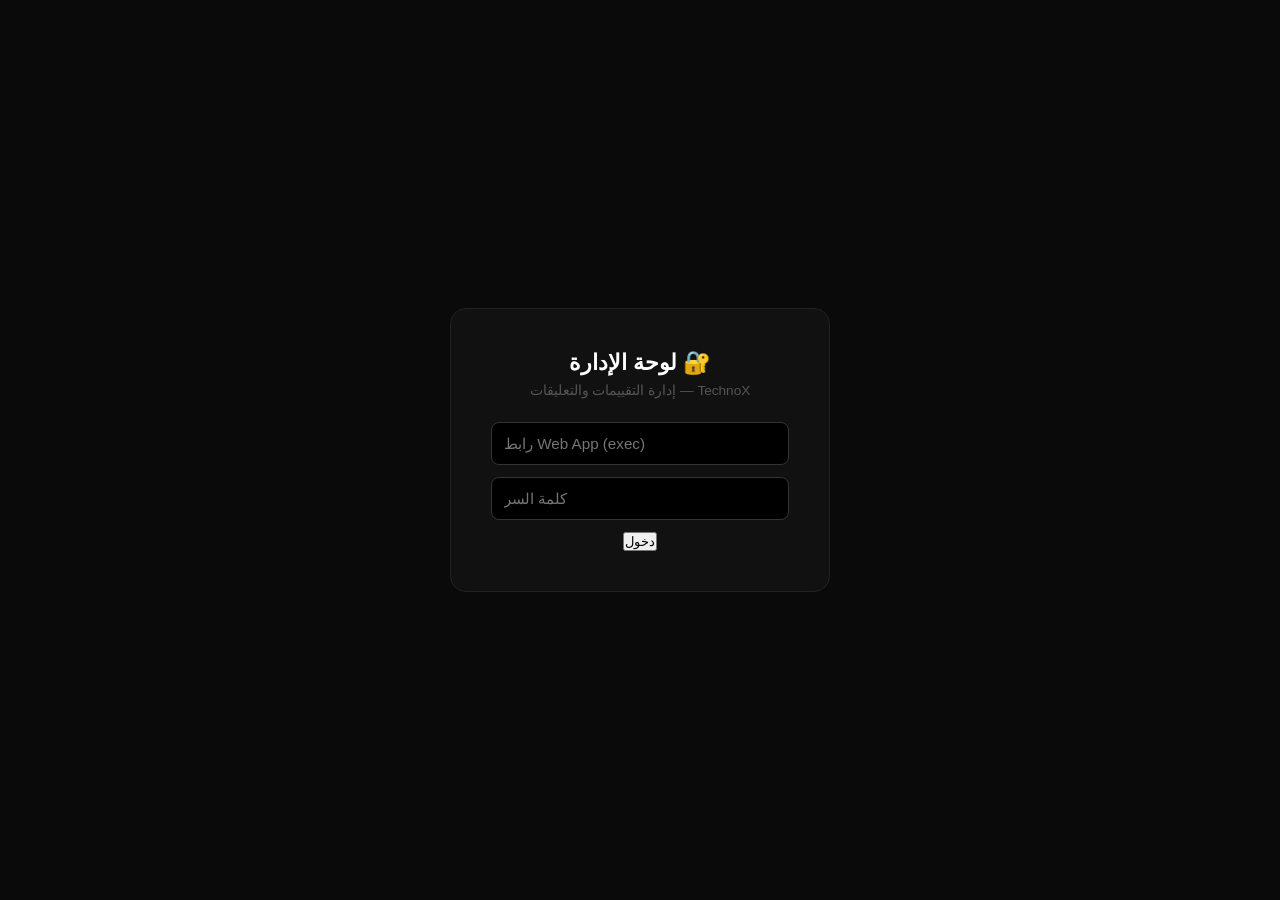
<file: admin_reviews.html>
<!DOCTYPE html>
<html lang="ar" dir="rtl">
<head>
<meta charset="UTF-8">
<meta name="viewport" content="width=device-width, initial-scale=1.0">
<title>TechnoX — إدارة التقييمات</title>
<style>
*{margin:0;padding:0;box-sizing:border-box;}
body{font-family:Cairo,sans-serif;background:#0a0a0a;color:#fff;min-height:100vh;}
.login-wrap{display:flex;align-items:center;justify-content:center;min-height:100vh;padding:16px;}
.login-box{background:#111;border:1px solid #222;border-radius:16px;padding:40px;width:100%;max-width:380px;text-align:center;}
.login-box h2{margin-bottom:6px;font-size:1.4rem;}
.login-box p{color:#555;font-size:.85rem;margin-bottom:24px;}
.login-box input{width:100%;padding:12px;background:#000;border:1px solid #333;border-radius:8px;color:#fff;font-family:Cairo,sans-serif;font-size:.95rem;margin-bottom:12px;outline:none;direction:ltr;}
.login-box input:focus{border-color:#555;}
.login-box ِِbutton{width:100%;pِِadding:12px;background:#e00000;border:none;border-radius:8px;color:#fff;font-family:Cairo,sans-serif;font-size:1rem;font-weight:700;cursor:pointer;}
.login-box button:disabled{opacity:.5;cursor:default;}
.err{color:#e00000;font-size:.83rem;margin-top:10px;display:none;padding:8px;background:#1a0000;border-radius:6px;}
.admin-wrap{max-width:900px;margin:0 auto;padding:30px 16px;}
.admin-header{display:flex;justify-content:space-between;align-items:center;margin-bottom:28px;flex-wrap:wrap;gap:12px;}
.admin-header h1{font-size:1.4rem;}
.btn-danger{background:#e00000;border:none;border-radius:8px;color:#fff;padding:10px 20px;font-family:Cairo,sans-serif;font-weight:700;cursor:pointer;font-size:.9rem;}
.btn-del{background:#1a0000;border:1px solid #e00000;border-radius:6px;color:#e00000;padding:6px 14px;font-family:Cairo,sans-serif;font-weight:700;cursor:pointer;font-size:.8rem;white-space:nowrap;}
.btn-del:hover{background:#e00000;color:#fff;}
.card{background:#111;border:1px solid #222;border-radius:12px;padding:18px 20px;margin-bottom:12px;display:flex;justify-content:space-between;align-items:flex-start;gap:14px;}
.info{}
.author{font-weight:800;margin-bottom:3px;}
.product{color:#e00000;font-size:.82rem;margin-bottom:3px;}
.stars{color:#f5a623;letter-spacing:1px;margin-bottom:3px;}
.comment{color:#bbb;font-size:.87rem;line-height:1.6;margin-top:4px;}
.date{color:#444;font-size:.73rem;margin-top:4px;}
.stats{background:#111;border:1px solid #222;border-radius:12px;padding:20px 24px;margin-bottom:22px;display:flex;gap:32px;flex-wrap:wrap;}
.stat{text-align:center;}
.stat-num{font-size:2rem;font-weight:900;color:#f5a623;}
.stat-label{font-size:.75rem;color:#555;margin-top:2px;}
.empty{text-align:center;padding:60px 20px;color:#444;background:#111;border:1px solid #222;border-radius:12px;}
</style>
</head>
<body>

<div class="login-wrap" id="loginScreen">
  <div class="login-box">
    <h2>🔐 لوحة الإدارة</h2>
    <p>TechnoX — إدارة التقييمات والتعليقات</p>
    <input type="text" id="urlInput" placeholder="رابط Web App (exec)" autocomplete="off" spellcheck="false" />
    <input type="password" id="passInput" placeholder="كلمة السر" />
    <button id="loginBtn" onclick="doLogin()">دخول</button>
    <div class="err" id="errMsg"></div>
  </div>
</div>

<div class="admin-wrap" id="adminScreen" style="display:none;">
  <div class="admin-header">
    <h1>⚙️ إدارة التقييمات</h1>
    <button class="btn-danger" onclick="clearAll()">🗑️ مسح الكل</button>
  </div>
  <div class="stats" id="statsBox"></div>
  <div id="reviewsList"></div>
</div>

<script>
var SHEET_URL = '';
var ADMIN_PASS = '';

// JSONP — يتجاوز CORS تماماً
function jsonp(url, callback) {
  var name = 'cb_' + Date.now();
  window[name] = function(data) {
    delete window[name];
    document.head.removeChild(script);
    callback(null, data);
  };
  var script = document.createElement('script');
  script.onerror = function() {
    delete window[name];
    document.head.removeChild(script);
    callback(new Error('فشل الاتصال'));
  };
  script.src = url + (url.indexOf('?') >= 0 ? '&' : '?') + 'callback=' + name;
  document.head.appendChild(script);
}

function doLogin() {
  var url  = document.getElementById('urlInput').value.trim().replace(/[?&].*$/, '');
  var pass = document.getElementById('passInput').value.trim();
  if (!url || !pass) { showErr('⚠️ أدخل الرابط وكلمة السر'); return; }
  SHEET_URL  = url;
  ADMIN_PASS = pass;
  setBtn(true);
  jsonp(url + '?action=validateAdmin&pass=' + encodeURIComponent(pass), function(err, data) {
    setBtn(false);
    if (err)                         { showErr('❌ تعذّر الاتصال — تأكد من الرابط'); return; }
    if (data && data.error === 'unauthorized') { showErr('❌ كلمة السر غلط'); return; }
    if (data && data.error)          { showErr('❌ خطأ: ' + data.error); return; }
    loadReviews();
  });
}

function loadReviews() {
  jsonp(SHEET_URL + '?action=getReviews', function(err, data) {
    if (err || !Array.isArray(data)) { showErr('❌ فشل تحميل التقييمات'); return; }
    document.getElementById('loginScreen').style.display = 'none';
    document.getElementById('adminScreen').style.display = 'block';
    renderReviews(data);
  });
}

function renderReviews(reviews) {
  var list  = document.getElementById('reviewsList');
  var stats = document.getElementById('statsBox');
  var avg   = reviews.length ? (reviews.reduce(function(s,r){return s+Number(r.rating);},0)/reviews.length).toFixed(1) : '0.0';
  stats.innerHTML =
    '<div class="stat"><div class="stat-num">' + reviews.length + '</div><div class="stat-label">إجمالي التقييمات</div></div>' +
    '<div class="stat"><div class="stat-num">' + avg + '</div><div class="stat-label">متوسط النجوم ⭐</div></div>';
  if (!reviews.length) {
    list.innerHTML = '<div class="empty">💬 لا توجد تقييمات</div>';
    return;
  }
  list.innerHTML = reviews.map(function(r) {
    var stars = '';
    for (var i = 1; i <= 5; i++) stars += i <= r.rating ? '★' : '☆';
    return '<div class="card" id="card-' + esc(r.id) + '">' +
      '<div class="info">' +
        '<div class="author">' + esc(r.author) + '</div>' +
        '<div class="product">' + esc(r.productName) + '</div>' +
        '<div class="stars">' + stars + '</div>' +
        (r.comment ? '<div class="comment">' + esc(r.comment) + '</div>' : '') +
        '<div class="date">' + esc(r.date) + '</div>' +
      '</div>' +
      '<button class="btn-del" onclick="deleteReview(\'' + esc(r.id) + '\')">🗑️ حذف</button>' +
    '</div>';
  }).join('');
}

function deleteReview(id) {
  if (!confirm('تمسح التقييم ده؟')) return;
  var card = document.getElementById('card-' + id);
  if (card) { card.style.opacity = '0.4'; card.style.pointerEvents = 'none'; }
  jsonp(SHEET_URL + '?action=deleteReview&id=' + encodeURIComponent(id) + '&pass=' + encodeURIComponent(ADMIN_PASS), function(err, data) {
    if (err || (data && data.error)) {
      if (card) { card.style.opacity = ''; card.style.pointerEvents = ''; }
      alert('❌ فشل الحذف');
      return;
    }
    if (card) card.remove();
    updateStats();
  });
}

function clearAll() {
  if (!confirm('هتمسح كل التقييمات؟ مينفعش ترجعهم!')) return;
  jsonp(SHEET_URL + '?action=clearAll&pass=' + encodeURIComponent(ADMIN_PASS), function(err, data) {
    if (err || (data && data.error)) { alert('❌ فشل المسح'); return; }
    renderReviews([]);
  });
}

function updateStats() {
  var count = document.querySelectorAll('.card').length;
  var el = document.querySelector('#statsBox .stat-num');
  if (el) el.textContent = count;
}

function showErr(msg) {
  var el = document.getElementById('errMsg');
  el.textContent = msg;
  el.style.display = 'block';
}

function setBtn(loading) {
  var btn = document.getElementById('loginBtn');
  btn.disabled = loading;
  btn.textContent = loading ? '...جاري التحقق' : 'دخول';
}

function esc(str) {
  return String(str || '').replace(/&/g,'&amp;').replace(/</g,'&lt;').replace(/>/g,'&gt;').replace(/"/g,'&quot;').replace(/'/g,'&#39;');
}

document.getElementById('passInput').addEventListener('keydown', function(e) {
  if (e.key === 'Enter') doLogin();
});
</script>
</body>
</html>
</file>
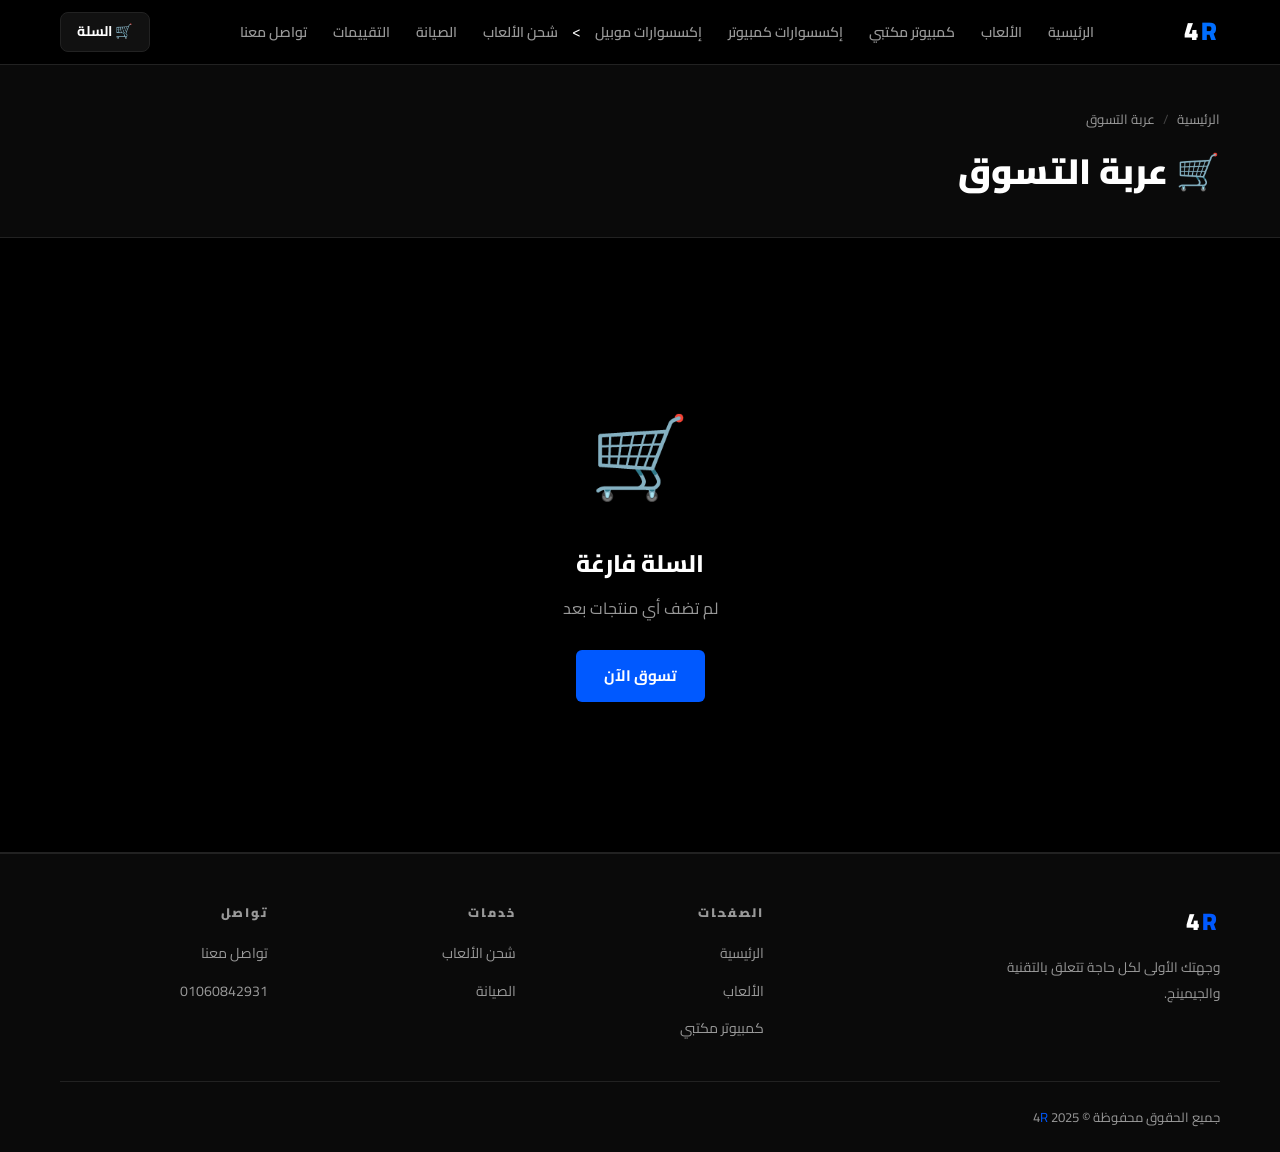
<file: cart.html>
<!DOCTYPE html>
<html lang="ar" dir="rtl">
<head>
  <meta charset="UTF-8" />
  <meta name="viewport" content="width=device-width, initial-scale=1.0" />
  <title>4R | عربة التسوق</title>
  <link href="https://fonts.googleapis.com/css2?family=Cairo:wght@400;600;700;900&display=swap" rel="stylesheet" />
  <link rel="stylesheet" href="css/style.css" />
</head>
<body>

<nav class="navbar">
  <div class="container nav-inner">
    <a href="index.html" class="logo">4<span class="x">R</span></a>
    <ul class="nav-links">
      <li><a href="index.html">الرئيسية</a></li>
      <li><a href="games.html">الألعاب</a></li>
      <li><a href="desktops.html">كمبيوتر مكتبي</a></li>
      <li><a href="accessories.html" >إكسسوارات كمبيوتر</a></li>
      <li><a href="mobile.html" >إكسسوارات موبيل</a></li>>
      <li><a href="game-topup.html">شحن الألعاب</a></li>
      <li><a href="services.html">الصيانة</a></li>
      <li><a href="reviews.html">التقييمات</a></li>
      <li><a href="contact.html">تواصل معنا</a></li>
    </ul>
    <div class="nav-right">
      <a href="cart.html" class="nav-cart">🛒 السلة<span class="cart-badge">0</span></a>
      <button class="hamburger-btn" id="hamburgerBtn" aria-label="فتح القائمة">
        <span></span><span></span><span></span>
      </button>
    </div>
  </div>
</nav>

<div class="mobile-menu" id="mobileMenu">
  <ul>
    <li><a href="index.html">الرئيسية</a></li>
    <li><a href="games.html">الألعاب</a></li>
    <li><a href="desktops.html">كمبيوتر مكتبي</a></li>
    <li><a href="accessories.html" >إكسسوارات كمبيوتر</a></li>
      <li><a href="mobile.html" >إكسسوارات موبيل</a></li>>
    <li><a href="game-topup.html">شحن الألعاب</a></li>
    <li><a href="services.html">الصيانة</a></li>
    <li><a href="reviews.html">التقييمات</a></li>
    <li><a href="contact.html">تواصل معنا</a></li>
    <li><a href="cart.html">🛒 السلة</a></li>
  </ul>
  <div class="mobile-menu-footer">
    <a href="https://wa.me/201060842931" target="_blank" rel="noreferrer">💬 واتساب: 01060842931</a>
  </div>
</div>

<main>
  <div class="page-header">
    <div class="container">
      <div class="breadcrumb"><a href="index.html">الرئيسية</a><span class="sep">/</span><span>عربة التسوق</span></div>
      <h1 class="page-title">🛒 عربة التسوق</h1>
    </div>
  </div>

  <section class="section">
    <div class="container">

   
      <div id="emptyCart" style="display:none">
        <div class="cart-empty">
          <div class="empty-icon">🛒</div>
          <h2>السلة فارغة</h2>
          <p style="margin-bottom:28px">لم تضف أي منتجات بعد</p>
          <a href="games.html" class="btn btn-red">تسوق الآن</a>
        </div>
      </div>


      <div id="cartContent" style="display:none">
        <div class="cart-layout">

    
          <div>
            <div class="cart-items" id="cartItems"></div>
            <div style="display:flex;justify-content:space-between;align-items:center;margin-top:16px;padding:16px 0;border-top:1px solid var(--border)">
              <button onclick="clearCart();renderCart()"
                style="background:none;border:none;color:var(--gray);font-family:'Cairo',sans-serif;font-size:.88rem;cursor:pointer;"
                onmouseover="this.style.color='var(--red)'" onmouseout="this.style.color='var(--gray)'">
                🗑️ مسح السلة كلها
              </button>
              <a href="games.html" class="btn btn-ghost btn-sm">+ متابعة التسوق</a>
            </div>
          </div>

          
          <div>
            <div class="cart-summary">
              <div class="summary-title">ملخص الطلب</div>
              <div class="summary-row"><span>المنتجات</span><span id="summaryCount">0 منتج</span></div>
              <div class="summary-row"><span>الشحن</span><span style="color:var(--gray)">يحدد عند التأكيد</span></div>
              <div class="summary-row total"><span>الإجمالي</span><span class="val" id="summaryTotal">0 ج</span></div>

              <hr class="checkout-divider" />
              <h4 style="font-size:1rem;font-weight:900;margin-bottom:16px">📦 بيانات التوصيل</h4>

              <form id="orderForm" onsubmit="placeOrder(event)">
                <div class="form-group">
                  <label>الاسم الكامل *</label>
                  <input type="text" id="oName" placeholder="محمد أحمد" required />
                </div>
                <div class="form-group">
                  <label>رقم الهاتف *</label>
                  <input type="tel" id="oPhone" placeholder="01000000000" required />
                </div>
                <div class="form-group">
                  <label>العنوان *</label>
                  <textarea id="oAddress" placeholder="المحافظة، المدينة، الشارع..." style="min-height:80px" required></textarea>
                </div>
                <div class="form-group">
                  <label>ملاحظات</label>
                  <input type="text" id="oNotes" placeholder="أي ملاحظات للتوصيل..." />
                </div>
                <button type="submit" class="form-submit" id="orderBtn">تأكيد الطلب</button>
              </form>
            </div>
          </div>

        </div>
      </div>

    </div>
  </section>
</main>

<footer>
  <div class="container">
    <div class="footer-grid">
      <div><div class="footer-logo">4<span class="x">R</span></div><p class="footer-desc">وجهتك الأولى لكل حاجة تتعلق بالتقنية والجيمينج.</p></div>
      <div><div class="footer-heading">الصفحات</div><ul class="footer-links"><li><a href="index.html">الرئيسية</a></li><li><a href="games.html">الألعاب</a></li><li><a href="desktops.html">كمبيوتر مكتبي</a></li></ul></div>
      <div><div class="footer-heading">خدمات</div><ul class="footer-links"><li><a href="game-topup.html">شحن الألعاب</a></li><li><a href="services.html">الصيانة</a></li></ul></div>
      <div><div class="footer-heading">تواصل</div><ul class="footer-links"><li><a href="contact.html">تواصل معنا</a></li><li><a href="tel:01060842931">01060842931</a></li></ul></div>
    </div>
    <div class="footer-bottom"><span>جميع الحقوق محفوظة &copy; 2025 4<span class="x">R</span></span></div>
  </div>
</footer>

<script src="js/cart.js"></script>
<script>
const SCRIPT_URL = "https://script.google.com/macros/s/AKfycbweLIVS6L2gKUd2yrqDHpmwQstAdnevsQVxWg5LhEVjzdi9r4X7h1ijShIEXJjV6QlJVw/exec";

/* ── Render cart items ── */
function renderCart() {
  const cart = getCart();
  if (cart.length === 0) {
    document.getElementById('emptyCart').style.display = 'block';
    document.getElementById('cartContent').style.display = 'none';
    return;
  }
  document.getElementById('emptyCart').style.display = 'none';
  document.getElementById('cartContent').style.display = 'block';
  document.getElementById('summaryCount').textContent = cartCount() + ' منتج';
  document.getElementById('summaryTotal').textContent = cartTotal().toLocaleString('ar-EG') + ' ج';

  document.getElementById('cartItems').innerHTML = getCart().map(item => `
    <div class="cart-item">
      <div class="cart-item-emoji">${item.emoji}</div>
      <div class="cart-item-info">
        <div class="cart-item-name">${item.name}</div>
        <div class="cart-item-price">${item.price.toLocaleString('ar-EG')} ج / القطعة</div>
      </div>
      <div class="cart-item-ctrl">
        <button class="qty-btn" onclick="updateQty('${item.id}',${item.qty-1});renderCart()">−</button>
        <span class="qty-num">${item.qty}</span>
        <button class="qty-btn" onclick="updateQty('${item.id}',${item.qty+1});renderCart()">+</button>
      </div>
      <div class="cart-item-total">${(item.price*item.qty).toLocaleString('ar-EG')} ج</div>
      <button class="btn-remove" onclick="removeFromCart('${item.id}');renderCart()">✕</button>
    </div>
  `).join('');
}

/* ── Place Order ── */
function placeOrder(e) {
  e.preventDefault();

  const name    = document.getElementById('oName').value.trim();
  const phone   = document.getElementById('oPhone').value.trim();
  const address = document.getElementById('oAddress').value.trim();
  const notes   = document.getElementById('oNotes').value.trim();
  const cart    = getCart();
  const total   = cartTotal();
  const orderId = '#TX' + Math.floor(10000 + Math.random() * 90000);

  const itemsList = cart.map(i =>
    `${i.name} × ${i.qty} = ${(i.price * i.qty).toLocaleString('ar-EG')} ج`
  ).join(' | ');

  /* ── زر Loading ── */
  const btn = document.getElementById('orderBtn');
  btn.disabled = true;
  btn.innerText = 'جاري الإرسال...';

  /* ── 1. WhatsApp ── */
  const waMsg =
    `🛒 *أوردر جديد — 4R*\n━━━━━━━━━━━━\n` +
    `🔖 ${orderId}\n👤 ${name}\n📞 ${phone}\n📍 ${address}\n` +
    `${notes ? '📝 ' + notes + '\n' : ''}\n📦 ${itemsList}\n💰 الإجمالي: ${total.toLocaleString('ar-EG')} ج`;
  window.open('https://wa.me/201060842931?text=' + encodeURIComponent(waMsg), '_blank');

  /* ── 2. Google Sheet (FormData) ── */
  const formData = new FormData();
  formData.append("phone",   phone);
  formData.append("pubg_id", name + ' — ' + address);
  formData.append("package", orderId + ' | ' + itemsList + ' | إجمالي: ' + total.toLocaleString('ar-EG') + ' ج' + (notes ? ' | ملاحظات: ' + notes : ''));
  formData.append("game",    "أوردر شراء — TechnoX");

  fetch(SCRIPT_URL, { method: "POST", body: formData })
    .then(() => {
      clearCart();
      window.location.href = "thanks.html";
    })
    .catch(err => {
      console.error(err);
      /* حتى لو في مشكلة في الشيت، وجّه للشكر لأن الواتساب وصل */
      clearCart();
      window.location.href = "thanks.html";
    });
}

document.addEventListener('DOMContentLoaded', renderCart);
</script>
<script src="js/ratings.js"></script>
</body>
</html>
</file>
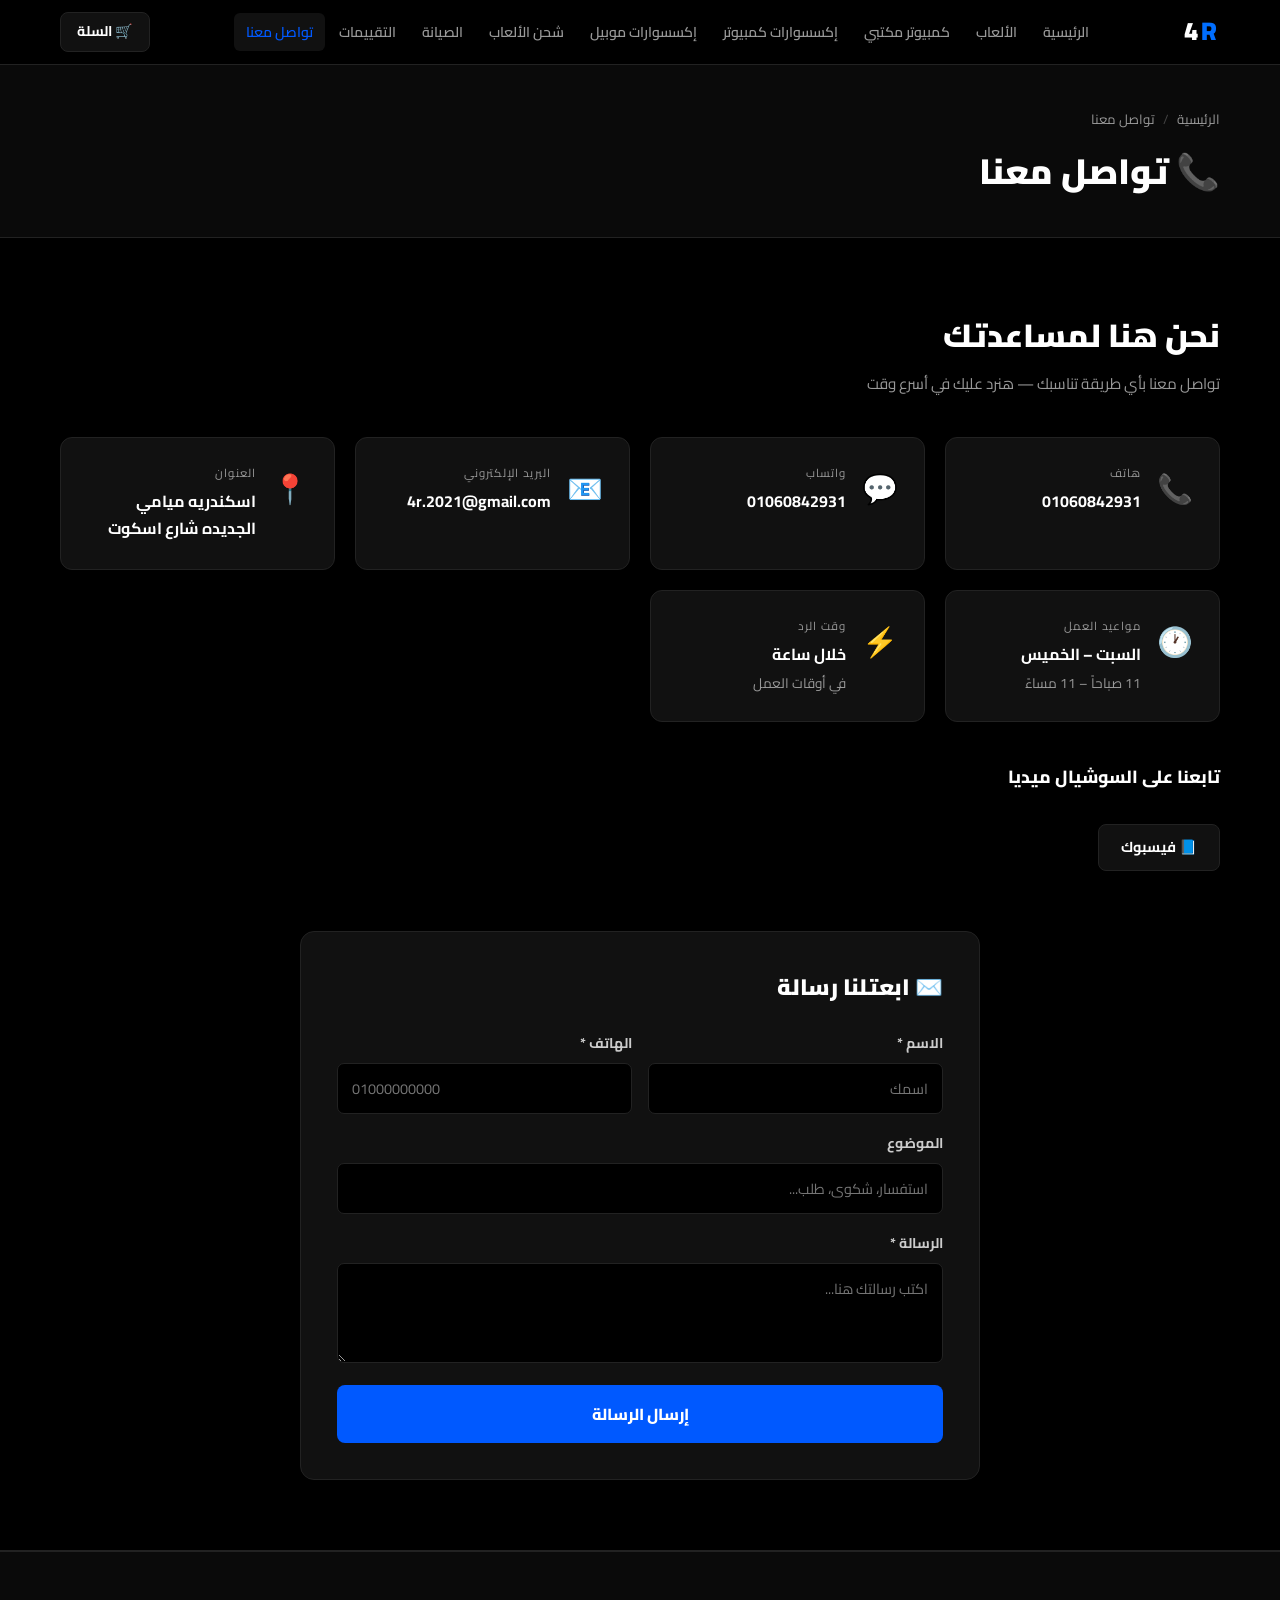
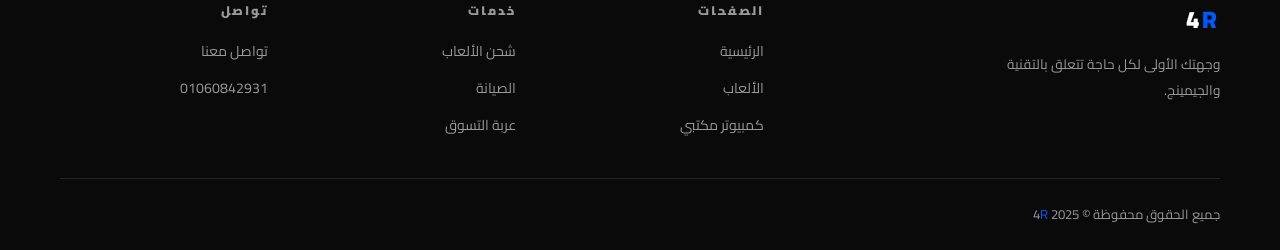
<file: contact.html>
<!DOCTYPE html>
<html lang="ar" dir="rtl">
<head>
  <meta charset="UTF-8" />
  <meta name="viewport" content="width=device-width, initial-scale=1.0" />
  <title>4R | تواصل معنا</title>
  <link href="https://fonts.googleapis.com/css2?family=Cairo:wght@400;600;700;900&display=swap" rel="stylesheet" />
  <link rel="stylesheet" href="css/style.css" />
</head>
<body>

<nav class="navbar">
  <div class="container nav-inner">
    <a href="index.html" class="logo">4<span class="x">R</span></a>
    <ul class="nav-links">
      <li><a href="index.html">الرئيسية</a></li>
      <li><a href="games.html">الألعاب</a></li>
      <li><a href="desktops.html">كمبيوتر مكتبي</a></li>
      <li><a href="accessories.html" >إكسسوارات كمبيوتر</a></li>
      <li><a href="mobile.html" >إكسسوارات موبيل</a></li>
      <li><a href="game-topup.html">شحن الألعاب</a></li>
      <li><a href="services.html">الصيانة</a></li>
      <li><a href="reviews.html">التقييمات</a></li>
      <li><a href="contact.html" class="active">تواصل معنا</a></li>
    </ul>
    <div class="nav-right">
      <a href="cart.html" class="nav-cart">🛒 السلة<span class="cart-badge">0</span></a>
      <button class="hamburger-btn" id="hamburgerBtn" aria-label="فتح القائمة">
        <span></span><span></span><span></span>
      </button>
    </div>
  </div>
</nav>

<div class="mobile-menu" id="mobileMenu">
  <ul>
    <li><a href="index.html">الرئيسية</a></li>
    <li><a href="games.html">الألعاب</a></li>
    <li><a href="desktops.html">كمبيوتر مكتبي</a></li>
    <li><a href="accessories.html" >إكسسوارات كمبيوتر</a></li>
      <li><a href="mobile.html" >إكسسوارات موبيل</a></li>>
    <li><a href="game-topup.html">شحن الألعاب</a></li>
    <li><a href="services.html">الصيانة</a></li>
    <li><a href="reviews.html">التقييمات</a></li>
    <li><a href="contact.html" class="active">تواصل معنا</a></li>
    <li><a href="cart.html">🛒 السلة</a></li>
  </ul>
  <div class="mobile-menu-footer">
    <a href="https://wa.me/201060842931" target="_blank" rel="noreferrer">💬 واتساب: 01060842931</a>
  </div>
</div>

<main>
  <div class="page-header">
    <div class="container">
      <div class="breadcrumb"><a href="index.html">الرئيسية</a><span class="sep">/</span><span>تواصل معنا</span></div>
      <h1 class="page-title">📞 تواصل معنا</h1>
    </div>
  </div>

  <section class="section">
    <div class="container">
      <h2 class="section-title">نحن هنا لمساعدتك</h2>
      <p class="section-sub">تواصل معنا بأي طريقة تناسبك — هنرد عليك في أسرع وقت</p>

      <div class="contact-grid">
        <a href="tel:01060842931" class="contact-card">
          <div class="contact-icon">📞</div>
          <div><div class="contact-label">هاتف</div><div class="contact-value" dir="ltr">01060842931</div></div>
        </a>
        <a href="https://wa.me/201060842931" target="_blank" class="contact-card">
          <div class="contact-icon">💬</div>
          <div><div class="contact-label">واتساب</div><div class="contact-value" dir="ltr">01060842931</div></div>
        </a>
        <a href="mailto:4r.2021@gmail.com" class="contact-card">
          <div class="contact-icon">📧</div>
          <div><div class="contact-label">البريد الإلكتروني</div><div class="contact-value">4r.2021@gmail.com</div></div>
        </a>
        <div class="contact-card">
          <div class="contact-icon">📍</div>
          <div><div class="contact-label">العنوان</div><div class="contact-value">اسكندريه ميامي الجديده شارع اسكوت</div></div>
        </div>
        <div class="contact-card">
          <div class="contact-icon">🕐</div>
          <div>
            <div class="contact-label">مواعيد العمل</div>
            <div class="contact-value">السبت – الخميس</div>
            <div style="color:var(--gray);font-size:.85rem;margin-top:4px">11 صباحاً – 11 مساءً</div>
          </div>
        </div>
        <div class="contact-card">
          <div class="contact-icon">⚡</div>
          <div>
            <div class="contact-label">وقت الرد</div>
            <div class="contact-value">خلال ساعة</div>
            <div style="color:var(--gray);font-size:.85rem;margin-top:4px">في أوقات العمل</div>
          </div>
        </div>
      </div>

      
      <div style="margin-top:40px">
        <h3 style="font-size:1.1rem;font-weight:800;margin-bottom:16px">تابعنا على السوشيال ميديا</h3>
        <div class="social-row">
          <a href="https://www.facebook.com/4r.Group2/" target="_blank" class="social-btn">📘 فيسبوك</a>
  
        </div>
      </div>

     
      <div class="form-box" style="margin-top:60px">
        <h3>✉️ ابعتلنا رسالة</h3>
        <form id="orderForm" onsubmit="submitContact(event)">
          <div class="form-row">
            <div class="form-group">
              <label>الاسم *</label>
              <input type="text" id="cName" placeholder="اسمك" required />
            </div>
            <div class="form-group">
              <label>الهاتف *</label>
              <input type="tel" id="cPhone" placeholder="01000000000" required />
            </div>
          </div>
          <div class="form-group">
            <label>الموضوع</label>
            <input type="text" id="cSubject" placeholder="استفسار، شكوى، طلب..." />
          </div>
          <div class="form-group">
            <label>الرسالة *</label>
            <textarea id="cMessage" placeholder="اكتب رسالتك هنا..." required></textarea>
          </div>
          <button type="submit" class="form-submit" id="contactBtn">إرسال الرسالة</button>
        </form>
      </div>
    </div>
  </section>
</main>

<footer>
  <div class="container">
    <div class="footer-grid">
      <div><div class="footer-logo">4<span class="x">R</span></div><p class="footer-desc">وجهتك الأولى لكل حاجة تتعلق بالتقنية والجيمينج.</p></div>
      <div><div class="footer-heading">الصفحات</div><ul class="footer-links"><li><a href="index.html">الرئيسية</a></li><li><a href="games.html">الألعاب</a></li><li><a href="desktops.html">كمبيوتر مكتبي</a></li></ul></div>
      <div><div class="footer-heading">خدمات</div><ul class="footer-links"><li><a href="game-topup.html">شحن الألعاب</a></li><li><a href="services.html">الصيانة</a></li><li><a href="cart.html">عربة التسوق</a></li></ul></div>
      <div><div class="footer-heading">تواصل</div><ul class="footer-links"><li><a href="contact.html">تواصل معنا</a></li><li><a href="tel:01060842931">01060842931</a></li></ul></div>
    </div>
    <div class="footer-bottom"><span>جميع الحقوق محفوظة &copy; 2025 4<span class="x">R</span></span></div>
  </div>
</footer>

<script src="js/cart.js"></script>
<script>
const SCRIPT_URL = "https://script.google.com/macros/s/AKfycbweLIVS6L2gKUd2yrqDHpmwQstAdnevsQVxWg5LhEVjzdi9r4X7h1ijShIEXJjV6QlJVw/exec";

function submitContact(e) {
  e.preventDefault();

  const name    = document.getElementById('cName').value.trim();
  const phone   = document.getElementById('cPhone').value.trim();
  const subject = document.getElementById('cSubject').value.trim();
  const message = document.getElementById('cMessage').value.trim();

  const btn = document.getElementById('contactBtn');
  btn.disabled = true;
  btn.innerText = 'جاري الإرسال...';

  /* ── WhatsApp ── */
  const waMsg =
    `💬 *رسالة جديدة — 4R*\n━━━━━━━━━━━━\n` +
    `👤 ${name}\n📞 ${phone}\n` +
    `${subject ? '📌 ' + subject + '\n' : ''}\n💬 ${message}`;
  window.open('https://wa.me/201060842931?text=' + encodeURIComponent(waMsg), '_blank');

  /* ── Google Sheet (FormData) ── */
  const formData = new FormData();
  formData.append("phone",   phone);
  formData.append("pubg_id", name);
  formData.append("package", (subject ? subject + ' | ' : '') + message);
  formData.append("game",    "رسالة / شكوى — TechnoX");

  fetch(SCRIPT_URL, { method: "POST", body: formData })
    .then(() => { window.location.href = "thanks.html"; })
    .catch(err => {
      console.error(err);
      window.location.href = "thanks.html";
    });
}
</script>
<script src="js/ratings.js"></script>
</body>
</html>
</file>
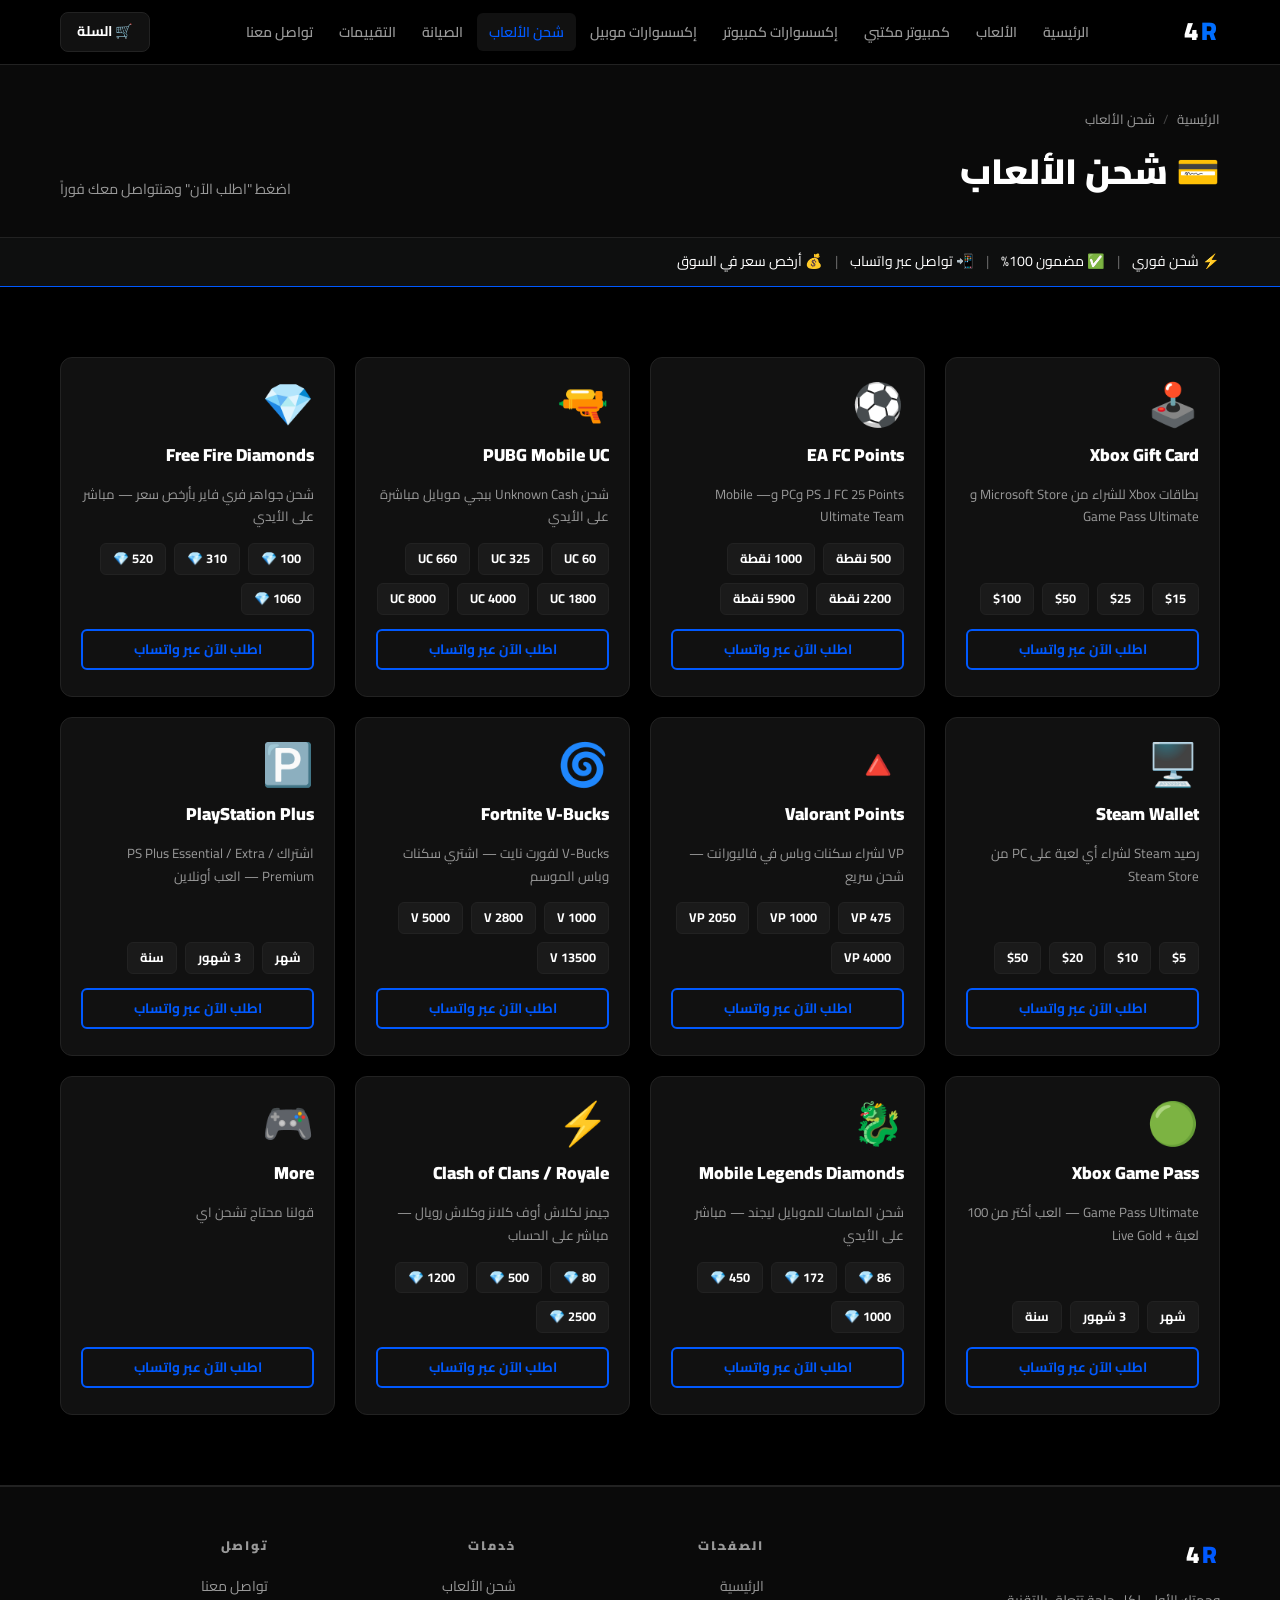
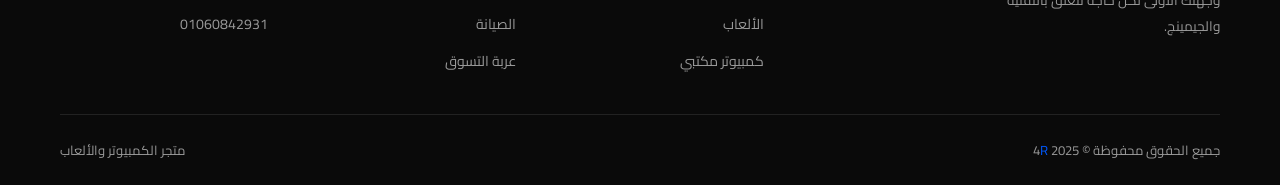
<file: game-topup.html>
<!DOCTYPE html>
<html lang="ar" dir="rtl">
<head>
  <meta charset="UTF-8" />
  <meta name="viewport" content="width=device-width, initial-scale=1.0" />
  <title>4R | شحن الألعاب</title>
  <link href="https://fonts.googleapis.com/css2?family=Cairo:wght@400;600;700;900&display=swap" rel="stylesheet" />
  <link rel="stylesheet" href="css/style.css" />
</head>
<body>

<nav class="navbar">
  <div class="container nav-inner">
    <a href="index.html" class="logo">4<span class="x">R</span></a>
    <ul class="nav-links">
      <li><a href="index.html">الرئيسية</a></li>
      <li><a href="games.html">الألعاب</a></li>
      <li><a href="desktops.html">كمبيوتر مكتبي</a></li>
      <li><a href="accessories.html" >إكسسوارات كمبيوتر</a></li>
      <li><a href="mobile.html" >إكسسوارات موبيل</a></li>
      <li><a href="game-topup.html" class="active">شحن الألعاب</a></li>
      <li><a href="services.html">الصيانة</a></li>
      <li><a href="reviews.html">التقييمات</a></li>
      <li><a href="contact.html">تواصل معنا</a></li>
    </ul>
    <div class="nav-right">
      <a href="cart.html" class="nav-cart">🛒 السلة<span class="cart-badge">0</span></a>
      <button class="hamburger-btn" id="hamburgerBtn" aria-label="فتح القائمة">
        <span></span><span></span><span></span>
      </button>
    </div>
  </div>
</nav>

<div class="mobile-menu" id="mobileMenu">
  <ul>
    <li><a href="index.html">الرئيسية</a></li>
    <li><a href="games.html">الألعاب</a></li>
    <li><a href="desktops.html">كمبيوتر مكتبي</a></li>
    <li><a href="accessories.html" >إكسسوارات كمبيوتر</a></li>
      <li><a href="mobile.html" >إكسسوارات موبيل</a></li>>
    <li><a href="game-topup.html" class="active">شحن الألعاب</a></li>
    <li><a href="services.html">الصيانة</a></li>
    <li><a href="reviews.html">التقييمات</a></li>
    <li><a href="contact.html">تواصل معنا</a></li>
    <li><a href="cart.html">🛒 السلة</a></li>
  </ul>
  <div class="mobile-menu-footer">
    <a href="https://wa.me/201060842931" target="_blank" rel="noreferrer">💬 واتساب: 01060842931</a>
  </div>
</div>

<main>
  <div class="page-header">
    <div class="container">
      <div class="breadcrumb"><a href="index.html">الرئيسية</a><span class="sep">/</span><span>شحن الألعاب</span></div>
      <div class="page-header-row">
        <h1 class="page-title">💳 شحن الألعاب</h1>
        <p style="color:var(--gray);font-size:.9rem">اضغط "اطلب الآن" وهنتواصل معك فوراً</p>
      </div>
    </div>
  </div>

 
  <div style="background:var(--red-dark);border-bottom:1px solid var(--red);padding:12px 0">
    <div class="container" style="display:flex;align-items:center;gap:12px;flex-wrap:wrap;font-size:.88rem">
      <span>⚡ شحن فوري</span>
      <span style="color:#666">|</span>
      <span>✅ مضمون 100%</span>
      <span style="color:#666">|</span>
      <span>📲 تواصل عبر واتساب</span>
      <span style="color:#666">|</span>
      <span>💰 أرخص سعر في السوق</span>
    </div>
  </div>

  <section class="section">
    <div class="container">
      <div class="topup-grid">

        <div class="topup-card">
          <div class="topup-logo">🕹️</div>
          <div class="topup-name">Xbox Gift Card</div>
          <div class="topup-desc">بطاقات Xbox للشراء من Microsoft Store و Game Pass Ultimate</div>
          <div class="topup-chips">
            <span class="chip">$15</span><span class="chip">$25</span>
            <span class="chip">$50</span><span class="chip">$100</span>
          </div>
          <a href="https://wa.me/201060842931?text=عايز أشحن Xbox Gift Card" target="_blank" class="btn btn-ghost btn-sm btn-block">اطلب الآن عبر واتساب</a>
        </div>

        <div class="topup-card">
          <div class="topup-logo">⚽</div>
          <div class="topup-name">EA FC Points</div>
          <div class="topup-desc">FC 25 Points لـ PS وPC وMobile — Ultimate Team</div>
          <div class="topup-chips">
            <span class="chip">500 نقطة</span><span class="chip">1000 نقطة</span>
            <span class="chip">2200 نقطة</span><span class="chip">5900 نقطة</span>
          </div>
          <a href="https://wa.me/201060842931?text=عايز أشحن FC Points" target="_blank" class="btn btn-ghost btn-sm btn-block">اطلب الآن عبر واتساب</a>
        </div>

        <div class="topup-card">
          <div class="topup-logo">🔫</div>
          <div class="topup-name">PUBG Mobile UC</div>
          <div class="topup-desc">شحن Unknown Cash ببجي موبايل مباشرة على الأيدي</div>
          <div class="topup-chips">
            <span class="chip">60 UC</span><span class="chip">325 UC</span>
            <span class="chip">660 UC</span><span class="chip">1800 UC</span>
            <span class="chip">4000 UC</span><span class="chip">8000 UC</span>
          </div>
          <a href="https://wa.me/201060842931?text=عايز أشحن PUBG UC" target="_blank" class="btn btn-ghost btn-sm btn-block">اطلب الآن عبر واتساب</a>
        </div>

        <div class="topup-card">
          <div class="topup-logo">💎</div>
          <div class="topup-name">Free Fire Diamonds</div>
          <div class="topup-desc">شحن جواهر فري فاير بأرخص سعر — مباشر على الأيدي</div>
          <div class="topup-chips">
            <span class="chip">100 💎</span><span class="chip">310 💎</span>
            <span class="chip">520 💎</span><span class="chip">1060 💎</span>
          </div>
          <a href="https://wa.me/201060842931?text=عايز أشحن Free Fire" target="_blank" class="btn btn-ghost btn-sm btn-block">اطلب الآن عبر واتساب</a>
        </div>

        <div class="topup-card">
          <div class="topup-logo">🖥️</div>
          <div class="topup-name">Steam Wallet</div>
          <div class="topup-desc">رصيد Steam لشراء أي لعبة على PC من Steam Store</div>
          <div class="topup-chips">
            <span class="chip">$5</span><span class="chip">$10</span>
            <span class="chip">$20</span><span class="chip">$50</span>
          </div>
          <a href="https://wa.me/201060842931?text=عايز أشحن Steam" target="_blank" class="btn btn-ghost btn-sm btn-block">اطلب الآن عبر واتساب</a>
        </div>

        <div class="topup-card">
          <div class="topup-logo">🔺</div>
          <div class="topup-name">Valorant Points</div>
          <div class="topup-desc">VP لشراء سكنات وباس في فاليورانت — شحن سريع</div>
          <div class="topup-chips">
            <span class="chip">475 VP</span><span class="chip">1000 VP</span>
            <span class="chip">2050 VP</span><span class="chip">4000 VP</span>
          </div>
          <a href="https://wa.me/201060842931?text=عايز أشحن Valorant VP" target="_blank" class="btn btn-ghost btn-sm btn-block">اطلب الآن عبر واتساب</a>
        </div>

        <div class="topup-card">
          <div class="topup-logo">🌀</div>
          <div class="topup-name">Fortnite V-Bucks</div>
          <div class="topup-desc">V-Bucks لفورت نايت — اشتري سكنات وباس الموسم</div>
          <div class="topup-chips">
            <span class="chip">1000 V</span><span class="chip">2800 V</span>
            <span class="chip">5000 V</span><span class="chip">13500 V</span>
          </div>
          <a href="https://wa.me/201060842931?text=عايز أشحن Fortnite V-Bucks" target="_blank" class="btn btn-ghost btn-sm btn-block">اطلب الآن عبر واتساب</a>
        </div>

        <div class="topup-card">
          <div class="topup-logo">🅿️</div>
          <div class="topup-name">PlayStation Plus</div>
          <div class="topup-desc">اشتراك PS Plus Essential / Extra / Premium — العب أونلاين</div>
          <div class="topup-chips">
            <span class="chip">شهر</span><span class="chip">3 شهور</span>
            <span class="chip">سنة</span>
          </div>
          <a href="https://wa.me/201060842931?text=عايز أشترك في PS Plus" target="_blank" class="btn btn-ghost btn-sm btn-block">اطلب الآن عبر واتساب</a>
        </div>

        <div class="topup-card">
          <div class="topup-logo">🟢</div>
          <div class="topup-name">Xbox Game Pass</div>
          <div class="topup-desc">Game Pass Ultimate — العب أكتر من 100 لعبة + Live Gold</div>
          <div class="topup-chips">
            <span class="chip">شهر</span><span class="chip">3 شهور</span>
            <span class="chip">سنة</span>
          </div>
          <a href="https://wa.me/201060842931?text=عايز أشترك في Game Pass" target="_blank" class="btn btn-ghost btn-sm btn-block">اطلب الآن عبر واتساب</a>
        </div>

        <div class="topup-card">
          <div class="topup-logo">🐉</div>
          <div class="topup-name">Mobile Legends Diamonds</div>
          <div class="topup-desc">شحن الماسات للموبايل ليجند — مباشر على الأيدي</div>
          <div class="topup-chips">
            <span class="chip">86 💎</span><span class="chip">172 💎</span>
            <span class="chip">450 💎</span><span class="chip">1000 💎</span>
          </div>
          <a href="https://wa.me/201060842931?text=عايز أشحن Mobile Legends" target="_blank" class="btn btn-ghost btn-sm btn-block">اطلب الآن عبر واتساب</a>
        </div>

        <div class="topup-card">
          <div class="topup-logo">⚡</div>
          <div class="topup-name">Clash of Clans / Royale</div>
          <div class="topup-desc">جيمز لكلاش أوف كلانز وكلاش رويال — مباشر على الحساب</div>
          <div class="topup-chips">
            <span class="chip">80 💎</span><span class="chip">500 💎</span>
            <span class="chip">1200 💎</span><span class="chip">2500 💎</span>
          </div>
          <a href="https://wa.me/201060842931?text=عايز أشحن Clash" target="_blank" class="btn btn-ghost btn-sm btn-block">اطلب الآن عبر واتساب</a>
        </div>

              <div class="topup-card">
          <div class="topup-logo">🎮</div>
          <div class="topup-name">More</div>
          <div class="topup-desc">قولنا محتاج تشحن اي </div>
          <div class="topup-chips">
          </div>
          <a href="https://wa.me/201060842931?text=عايز أشحن" target="_blank" class="btn btn-ghost btn-sm btn-block" style="text-align:center">اطلب الآن عبر واتساب</a>
        </div>

      </div>
    </div>
  </section>
</main>

<footer>
  <div class="container">
    <div class="footer-grid">
      <div><div class="footer-logo">4<span class="x">R</span></div><p class="footer-desc">وجهتك الأولى لكل حاجة تتعلق بالتقنية والجيمينج.</p></div>
      <div><div class="footer-heading">الصفحات</div><ul class="footer-links"><li><a href="index.html">الرئيسية</a></li><li><a href="games.html">الألعاب</a></li><li><a href="desktops.html">كمبيوتر مكتبي</a></li></ul></div>
      <div><div class="footer-heading">خدمات</div><ul class="footer-links"><li><a href="game-topup.html">شحن الألعاب</a></li><li><a href="services.html">الصيانة</a></li><li><a href="cart.html">عربة التسوق</a></li></ul></div>
      <div><div class="footer-heading">تواصل</div><ul class="footer-links"><li><a href="contact.html">تواصل معنا</a></li><li><a href="tel:01060842931">01060842931</a></li></ul></div>
    </div>
    <div class="footer-bottom"><span>جميع الحقوق محفوظة &copy; 2025 4<span class="x">R</span></span><span>متجر الكمبيوتر والألعاب</span></div>
  </div>
</footer>
<script src="js/cart.js"></script>
<script src="js/ratings.js"></script>
</body>
</html>
</file>
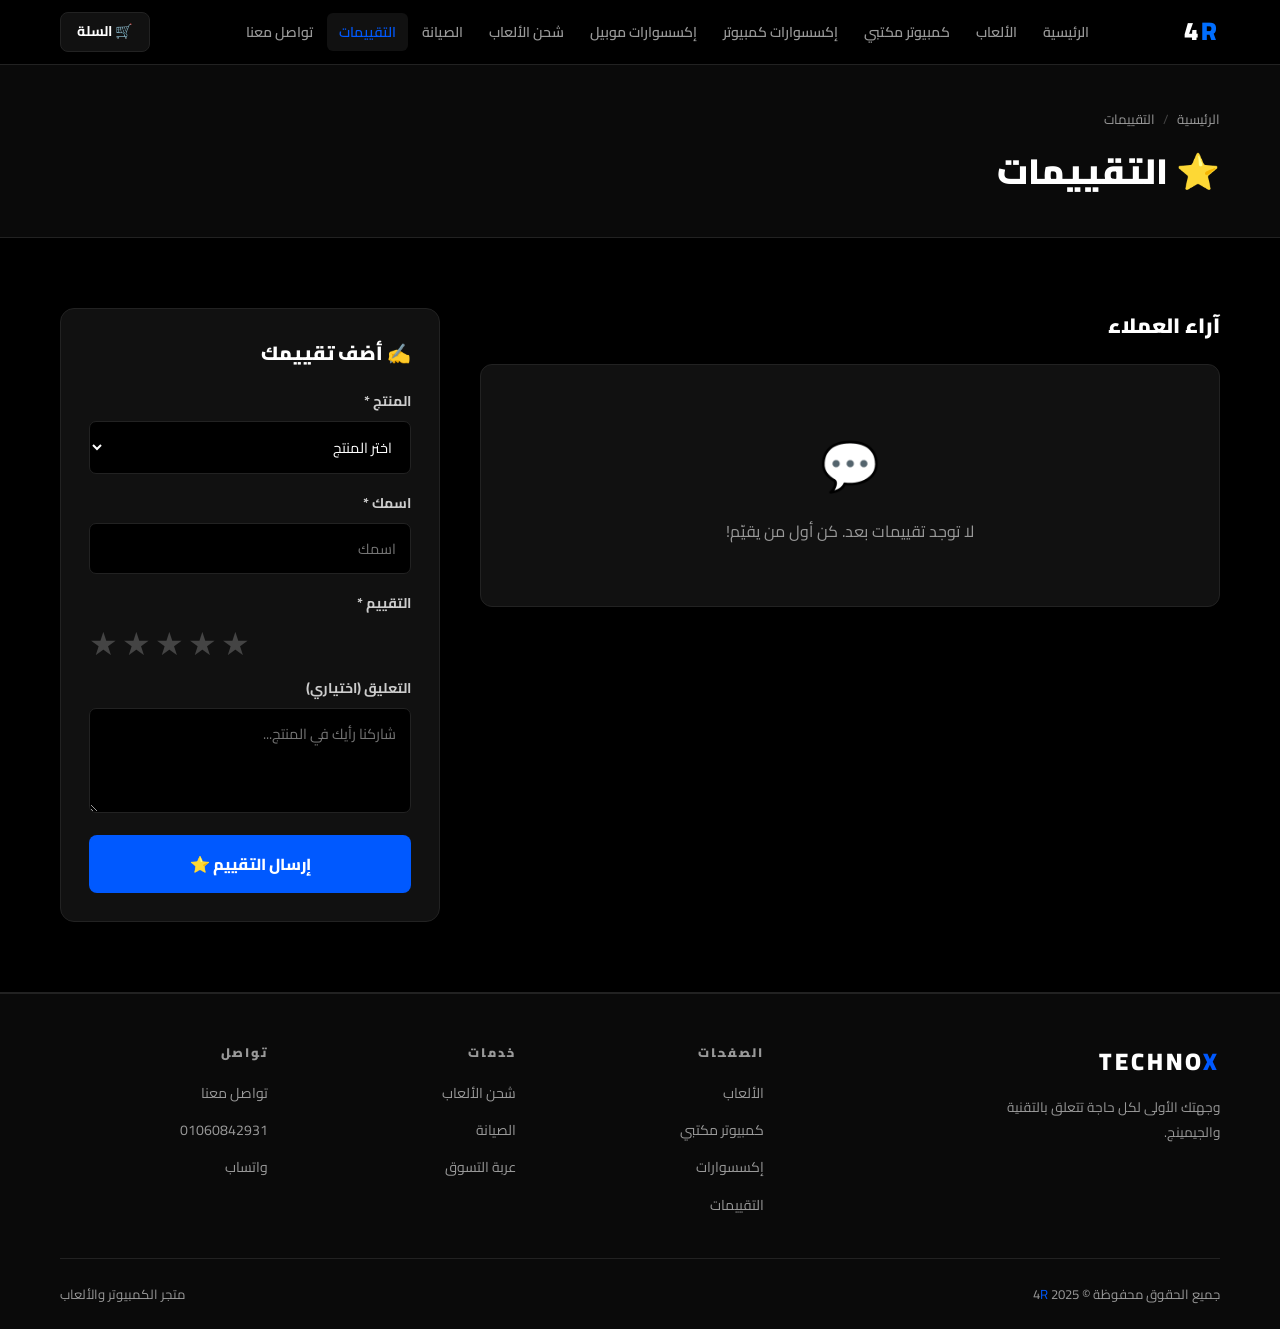
<file: reviews.html>
<!DOCTYPE html>
<html lang="ar" dir="rtl">
<head>
  <meta charset="UTF-8" />
  <meta name="viewport" content="width=device-width, initial-scale=1.0" />
  <title>4R | التقييمات</title>
  <link href="https://fonts.googleapis.com/css2?family=Cairo:wght@400;600;700;900&display=swap" rel="stylesheet" />
  <link rel="stylesheet" href="css/style.css" />
</head>
<body>

<nav class="navbar">
  <div class="container nav-inner">
    <a href="index.html" class="logo">4<span class="x">R</span></a>
    <ul class="nav-links">
      <li><a href="index.html">الرئيسية</a></li>
      <li><a href="games.html">الألعاب</a></li>
      <li><a href="desktops.html">كمبيوتر مكتبي</a></li>
      <li><a href="accessories.html" >إكسسوارات كمبيوتر</a></li>
      <li><a href="mobile.html" >إكسسوارات موبيل</a></li>
      <li><a href="game-topup.html">شحن الألعاب</a></li>
      <li><a href="services.html">الصيانة</a></li>
      <li><a href="reviews.html" class="active">التقييمات</a></li>
      <li><a href="contact.html">تواصل معنا</a></li>
    </ul>
    <div class="nav-right">
      <a href="cart.html" class="nav-cart">🛒 السلة<span class="cart-badge">0</span></a>
      <button class="hamburger-btn" id="hamburgerBtn" aria-label="فتح القائمة">
        <span></span><span></span><span></span>
      </button>
    </div>
  </div>
</nav>

<div class="mobile-menu" id="mobileMenu">
  <ul>
    <li><a href="index.html">الرئيسية</a></li>
    <li><a href="games.html">الألعاب</a></li>
    <li><a href="desktops.html">كمبيوتر مكتبي</a></li>
    <li><a href="accessories.html" >إكسسوارات كمبيوتر</a></li>
      <li><a href="mobile.html" >إكسسوارات موبيل</a></li>
    <li><a href="game-topup.html">شحن الألعاب</a></li>
    <li><a href="services.html">الصيانة</a></li>
    <li><a href="reviews.html" class="active">التقييمات</a></li>
    <li><a href="contact.html">تواصل معنا</a></li>
    <li><a href="cart.html">🛒 السلة</a></li>
  </ul>
  <div class="mobile-menu-footer">
    <a href="https://wa.me/201060842931" target="_blank" rel="noreferrer">💬 واتساب: 01060842931</a>
  </div>
</div>

<main>
  <div class="page-header">
    <div class="container">
      <div class="breadcrumb"><a href="index.html">الرئيسية</a><span class="sep">/</span><span>التقييمات</span></div>
      <h1 class="page-title">⭐ التقييمات</h1>
    </div>
  </div>

  <section class="section">
    <div class="container">
      <div class="reviews-layout">

        <div>
          <h2 style="font-size:1.3rem;font-weight:900;margin-bottom:20px;">آراء العملاء</h2>
          <div id="reviewsList">
            <div style="text-align:center;padding:60px 20px;background:var(--card);border:1px solid var(--border);border-radius:12px;">
              <div style="font-size:3rem;margin-bottom:12px;">💬</div>
              <p style="color:var(--gray);">جارٍ التحميل...</p>
            </div>
          </div>
        </div>


        <div class="reviews-form-sticky" style="position:sticky;top:80px;">
          <div style="background:var(--card);border:1px solid var(--border);border-radius:14px;padding:28px;">
            <h3 style="font-size:1.2rem;font-weight:900;margin-bottom:20px;">✍️ أضف تقييمك</h3>
            <form id="reviewPageForm">
              <div class="form-group">
                <label>المنتج *</label>
                <select id="fpid" required>
                  <option value="">اختر المنتج</option>
                  <optgroup label="الألعاب">
                    <option value="gta5">GTA V</option>
                    <option value="tsushima">Ghost of Tsushima</option>
                    <option value="ragnarok">God of War Ragnarok</option>
                    <option value="wolong">Wo Long</option>
                    <option value="fifa22">FIFA 22</option>
                    <option value="sekiro">Sekiro-Shadows Die Twice</option>
                    <option value="daysgone">DAYS GONE</option>
                    <option value="mafia3">MAFIA III</option>
                    <option value="maxpayne3">Max Payne 3</option>
                    <option value="hks">Hollow Knight Silksong</option>
                    <option value="grw">Tom Clancy's Ghost Recon - Wildlands</option>
                    <option value="hitman3">HITMAN 3</option>
                    <option value="awayout">A Way Out</option>
                    <option value="alanwake">Alan Wake Remastered</option>
                    <option value="assassinscreedodyssey">Assassin's Creed - Odyssey</option>
                    <option value="assassinscreedbrotherhood">Assassin's Creed Brotherhood</option>
                    <option value="assassinscreediv">Assassin's Creed IV Black Flag</option>
                    <option value="assassinscreedliberation">Assassin's Creed Liberation HD</option>
                    <option value="assassinscreedrogue">Assassin's Creed Rogue</option>
                    <option value="battlefieldv">Battlefield V</option>
                    <option value="ben10powertrip">Ben 10 PowerTrip</option>
                    <option value="callofduty_mw2">Call of Duty - Modern Warfare II</option>
                  </optgroup>
                  <optgroup label="إكسسوارات">
                    <option value="gigamax-headphone">Gigamax Gaming Headphone (2 Socket)</option>
                    <option value="gigamax-headphone-1socket">Gigamax Gaming Headphone (1 Socket)</option>
                    <option value="a43">A43 Stereo Gaming Headset</option>
                    <option value="zero-zr180">Zero ZR-180 Wired Mouse</option>
                    <option value="wireless-rgb-mouse">Wireless RGB Gaming Mouse</option>
                    <option value="gigamax-gm6">GIGAMAX plus Wired GM-6</option>
                    <option value="zero-rgb">Keyboard ZERO RGB LED ZR-2030</option>
                    <option value="zero-ctrl">ZERO Wireless Controller Ps3</option>
                    <option value="doubleshock-ctrl">Doubleshock PlayStation 4 Controller</option>
                  </optgroup>
                  <optgroup label="كمبيوتر مكتبي">
                    <option value="pc-hdd-500gb">HDD 500 GB</option>
                    <option value="ram-4gb-ddr3">RAM 4GB DDR3</option>
                    <option value="gpu-gtx-750ti">GPU GTX Nvidia 750 TI 2 GB</option>
                    <option value="ssd-128gb">SSD 128 GB</option>
                    <option value="monitor-hp-elite">HP EliteDisplay E202 20 Inch Monitor</option>
                  </optgroup>
                </select>
              </div>
              <div class="form-group">
                <label>اسمك *</label>
                <input type="text" id="fauthor" placeholder="اسمك" required />
              </div>
              <div class="form-group">
                <label>التقييم *</label>
                <div id="formStars" style="display:flex;gap:4px;direction:ltr;margin-top:4px;"></div>
              </div>
              <div class="form-group">
                <label>التعليق (اختياري)</label>
                <textarea id="fcomment" placeholder="شاركنا رأيك في المنتج..." rows="3"></textarea>
              </div>
              <div id="formMsg" style="display:none;background:#0a2a0a;border:1px solid #1a4a1a;color:#4caf50;border-radius:8px;padding:12px;text-align:center;font-weight:700;margin-bottom:14px;">
                🎉 شكراً على تقييمك! تمت الإضافة.
              </div>
              <button type="submit" class="form-submit">إرسال التقييم ⭐</button>
            </form>
          </div>
        </div>

      </div>
    </div>
  </section>
</main>

<footer>
  <div class="container">
    <div class="footer-grid">
      <div>
        <div class="footer-logo">TECHNO<span class="x">X</span></div>
        <p class="footer-desc">وجهتك الأولى لكل حاجة تتعلق بالتقنية والجيمينج.</p>
      </div>
      <div>
        <div class="footer-heading">الصفحات</div>
        <ul class="footer-links">
          <li><a href="games.html">الألعاب</a></li>
          <li><a href="desktops.html">كمبيوتر مكتبي</a></li>
          <li><a href="accessories.html">إكسسوارات</a></li>
          <li><a href="reviews.html">التقييمات</a></li>
        </ul>
      </div>
      <div>
        <div class="footer-heading">خدمات</div>
        <ul class="footer-links">
          <li><a href="game-topup.html">شحن الألعاب</a></li>
          <li><a href="services.html">الصيانة</a></li>
          <li><a href="cart.html">عربة التسوق</a></li>
        </ul>
      </div>
      <div>
        <div class="footer-heading">تواصل</div>
        <ul class="footer-links">
          <li><a href="contact.html">تواصل معنا</a></li>
          <li><a href="tel:01060842931">01060842931</a></li>
          <li><a href="https://wa.me/201060842931">واتساب</a></li>
        </ul>
      </div>
    </div>
    <div class="footer-bottom">
      <span>جميع الحقوق محفوظة &copy; 2025 4<span class="x">R</span></span>
      <span>متجر الكمبيوتر والألعاب</span>
    </div>
  </div>
</footer>

<script src="js/cart.js"></script>
<script src="js/ratings.js"></script>
</body>
</html>
</file>
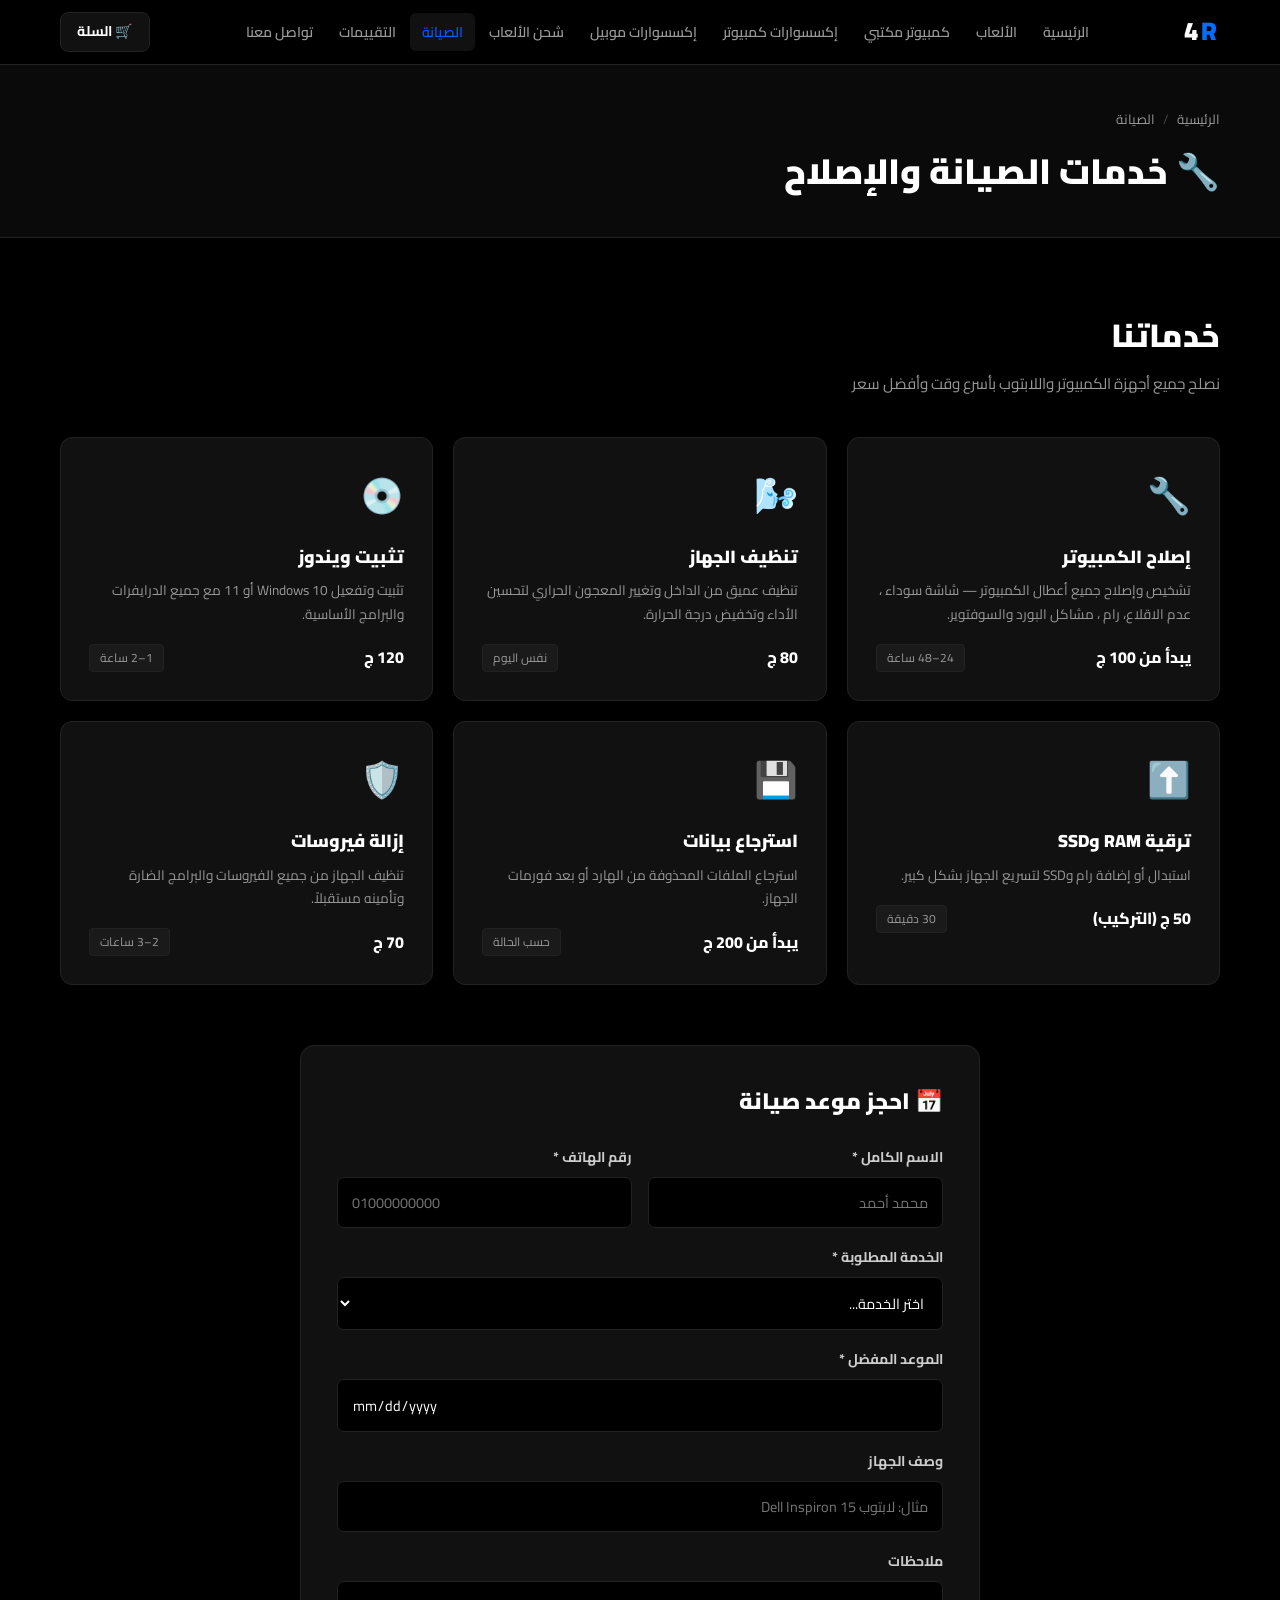
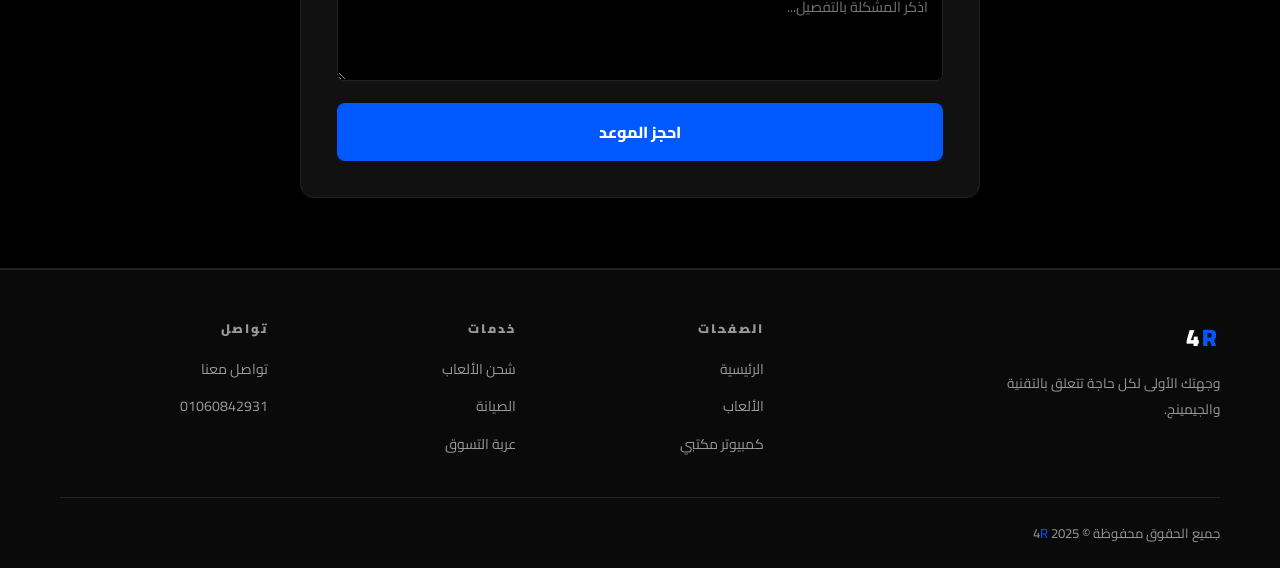
<file: services.html>
<!DOCTYPE html>
<html lang="ar" dir="rtl">
<head>
  <meta charset="UTF-8" />
  <meta name="viewport" content="width=device-width, initial-scale=1.0" />
  <title>4R | الصيانة</title>
  <link href="https://fonts.googleapis.com/css2?family=Cairo:wght@400;600;700;900&display=swap" rel="stylesheet" />
  <link rel="stylesheet" href="css/style.css" />
</head>
<body>

<nav class="navbar">
  <div class="container nav-inner">
    <a href="index.html" class="logo">4<span class="x">R</span></a>
    <ul class="nav-links">
      <li><a href="index.html">الرئيسية</a></li>
      <li><a href="games.html">الألعاب</a></li>
      <li><a href="desktops.html">كمبيوتر مكتبي</a></li>
      <li><a href="accessories.html" >إكسسوارات كمبيوتر</a></li>
      <li><a href="mobile.html" >إكسسوارات موبيل</a></li>
      <li><a href="game-topup.html">شحن الألعاب</a></li>
      <li><a href="services.html" class="active">الصيانة</a></li>
      <li><a href="reviews.html">التقييمات</a></li>
      <li><a href="contact.html">تواصل معنا</a></li>
    </ul>
    <div class="nav-right">
      <a href="cart.html" class="nav-cart">🛒 السلة<span class="cart-badge">0</span></a>
      <button class="hamburger-btn" id="hamburgerBtn" aria-label="فتح القائمة">
        <span></span><span></span><span></span>
      </button>
    </div>
  </div>
</nav>

<div class="mobile-menu" id="mobileMenu">
  <ul>
    <li><a href="index.html">الرئيسية</a></li>
    <li><a href="games.html">الألعاب</a></li>
    <li><a href="desktops.html">كمبيوتر مكتبي</a></li>
    <li><a href="accessories.html" >إكسسوارات كمبيوتر</a></li>
      <li><a href="mobile.html" >إكسسوارات موبيل</a></li>
    <li><a href="game-topup.html">شحن الألعاب</a></li>
    <li><a href="services.html" class="active">الصيانة</a></li>
    <li><a href="reviews.html">التقييمات</a></li>
    <li><a href="contact.html">تواصل معنا</a></li>
    <li><a href="cart.html">🛒 السلة</a></li>
  </ul>
  <div class="mobile-menu-footer">
    <a href="https://wa.me/201060842931" target="_blank" rel="noreferrer">💬 واتساب: 01060842931</a>
  </div>
</div>

<main>
  <div class="page-header">
    <div class="container">
      <div class="breadcrumb"><a href="index.html">الرئيسية</a><span class="sep">/</span><span>الصيانة</span></div>
      <h1 class="page-title">🔧 خدمات الصيانة والإصلاح</h1>
    </div>
  </div>

  <section class="section">
    <div class="container">
      <h2 class="section-title">خدماتنا</h2>
      <p class="section-sub">نصلح جميع أجهزة الكمبيوتر واللابتوب بأسرع وقت وأفضل سعر</p>

      <div class="services-grid">
        <div class="service-card">
          <div class="service-icon">🔧</div>
          <div class="service-name">إصلاح الكمبيوتر</div>
          <div class="service-desc">تشخيص وإصلاح جميع أعطال الكمبيوتر — شاشة سوداء ، عدم الاقلاع، رام ، مشاكل البورد والسوفتوير.</div>
          <div class="service-meta"><span class="service-price">يبدأ من 100 ج</span><span class="service-dur">24–48 ساعة</span></div>
        </div>
        <div class="service-card">
          <div class="service-icon">🌬️</div>
          <div class="service-name">تنظيف الجهاز</div>
          <div class="service-desc">تنظيف عميق من الداخل وتغيير المعجون الحراري لتحسين الأداء وتخفيض درجة الحرارة.</div>
          <div class="service-meta"><span class="service-price">80 ج</span><span class="service-dur">نفس اليوم</span></div>
        </div>
        <div class="service-card">
          <div class="service-icon">💿</div>
          <div class="service-name">تثبيت ويندوز</div>
          <div class="service-desc">تثبيت وتفعيل Windows 10 أو 11 مع جميع الدرايفرات والبرامج الأساسية.</div>
          <div class="service-meta"><span class="service-price">120 ج</span><span class="service-dur">1–2 ساعة</span></div>
        </div>
        <div class="service-card">
          <div class="service-icon">⬆️</div>
          <div class="service-name">ترقية RAM وSSD</div>
          <div class="service-desc">استبدال أو إضافة رام وSSD لتسريع الجهاز بشكل كبير.</div>
          <div class="service-meta"><span class="service-price">50 ج (التركيب)</span><span class="service-dur">30 دقيقة</span></div>
        </div>
        <div class="service-card">
          <div class="service-icon">💾</div>
          <div class="service-name">استرجاع بيانات</div>
          <div class="service-desc">استرجاع الملفات المحذوفة من الهارد أو بعد فورمات الجهاز.</div>
          <div class="service-meta"><span class="service-price">يبدأ من 200 ج</span><span class="service-dur">حسب الحالة</span></div>
        </div>
        <div class="service-card">
          <div class="service-icon">🛡️</div>
          <div class="service-name">إزالة فيروسات</div>
          <div class="service-desc">تنظيف الجهاز من جميع الفيروسات والبرامج الضارة وتأمينه مستقبلاً.</div>
          <div class="service-meta"><span class="service-price">70 ج</span><span class="service-dur">2–3 ساعات</span></div>
        </div>
      </div>


      <div class="form-box" style="margin-top:60px">
        <h3>📅 احجز موعد صيانة</h3>
        <form id="orderForm" onsubmit="submitBooking(event)">
          <div class="form-row">
            <div class="form-group">
              <label>الاسم الكامل *</label>
              <input type="text" id="bName" placeholder="محمد أحمد" required />
            </div>
            <div class="form-group">
              <label>رقم الهاتف *</label>
              <input type="tel" id="bPhone" placeholder="01000000000" required />
            </div>
          </div>
          <div class="form-group">
            <label>الخدمة المطلوبة *</label>
            <select id="bService" required>
              <option value="">اختر الخدمة...</option>
              <option>إصلاح الكمبيوتر</option>
              <option>تنظيف الجهاز</option>
              <option>تثبيت ويندوز</option>
              <option>ترقية RAM وSSD</option>
              <option>استرجاع بيانات</option>
              <option>إزالة فيروسات</option>
            </select>
          </div>
          <div class="form-group">
            <label>الموعد المفضل *</label>
            <input type="date" id="bDate" required />
          </div>
          <div class="form-group">
            <label>وصف الجهاز</label>
            <input type="text" id="bDevice" placeholder="مثال: لابتوب Dell Inspiron 15" />
          </div>
          <div class="form-group">
            <label>ملاحظات</label>
            <textarea id="bNotes" placeholder="اذكر المشكلة بالتفصيل..."></textarea>
          </div>
          <button type="submit" class="form-submit" id="bookingBtn">احجز الموعد</button>
        </form>
      </div>
    </div>
  </section>
</main>

<footer>
  <div class="container">
    <div class="footer-grid">
      <div><div class="footer-logo">4<span class="x">R</span></div><p class="footer-desc">وجهتك الأولى لكل حاجة تتعلق بالتقنية والجيمينج.</p></div>
      <div><div class="footer-heading">الصفحات</div><ul class="footer-links"><li><a href="index.html">الرئيسية</a></li><li><a href="games.html">الألعاب</a></li><li><a href="desktops.html">كمبيوتر مكتبي</a></li></ul></div>
      <div><div class="footer-heading">خدمات</div><ul class="footer-links"><li><a href="game-topup.html">شحن الألعاب</a></li><li><a href="services.html">الصيانة</a></li><li><a href="cart.html">عربة التسوق</a></li></ul></div>
      <div><div class="footer-heading">تواصل</div><ul class="footer-links"><li><a href="contact.html">تواصل معنا</a></li><li><a href="tel:01060842931">01060842931</a></li></ul></div>
    </div>
    <div class="footer-bottom"><span>جميع الحقوق محفوظة &copy; 2025 4<span class="x">R</span></span></div>
  </div>
</footer>

<script src="js/cart.js"></script>
<script>
const SCRIPT_URL = "https://script.google.com/macros/s/AKfycbweLIVS6L2gKUd2yrqDHpmwQstAdnevsQVxWg5LhEVjzdi9r4X7h1ijShIEXJjV6QlJVw/exec";

function submitBooking(e) {
  e.preventDefault();

  const name    = document.getElementById('bName').value.trim();
  const phone   = document.getElementById('bPhone').value.trim();
  const service = document.getElementById('bService').value;
  const date    = document.getElementById('bDate').value;
  const device  = document.getElementById('bDevice').value.trim();
  const notes   = document.getElementById('bNotes').value.trim();

  if (!service) { alert('❌ الرجاء اختيار الخدمة المطلوبة'); return; }

  const formattedDate = new Date(date).toLocaleDateString('ar-EG', {
    weekday:'long', year:'numeric', month:'long', day:'numeric'
  });

  const btn = document.getElementById('bookingBtn');
  btn.disabled = true;
  btn.innerText = 'جاري الإرسال...';

  /* ── WhatsApp ── */
  const waMsg =
    `🔧 *حجز صيانة — 4R*\n━━━━━━━━━━━━\n` +
    `👤 ${name}\n📞 ${phone}\n🛠️ ${service}\n📅 ${formattedDate}\n` +
    `${device ? '💻 ' + device + '\n' : ''}${notes ? '📝 ' + notes : ''}`;
  window.open('https://wa.me/201060842931?text=' + encodeURIComponent(waMsg), '_blank');

  /* ── Google Sheet (FormData) ── */
  const formData = new FormData();
  formData.append("phone",   phone);
  formData.append("pubg_id", name);
  formData.append("package", service + ' | ' + formattedDate + (device ? ' | ' + device : '') + (notes ? ' | ' + notes : ''));
  formData.append("game",    "حجز صيانة — TechnoX");

  fetch(SCRIPT_URL, { method: "POST", body: formData })
    .then(() => { window.location.href = "thanks.html"; })
    .catch(err => {
      console.error(err);
      window.location.href = "thanks.html";
    });
}
</script>
<script src="js/ratings.js"></script>
</body>
</html>
</file>
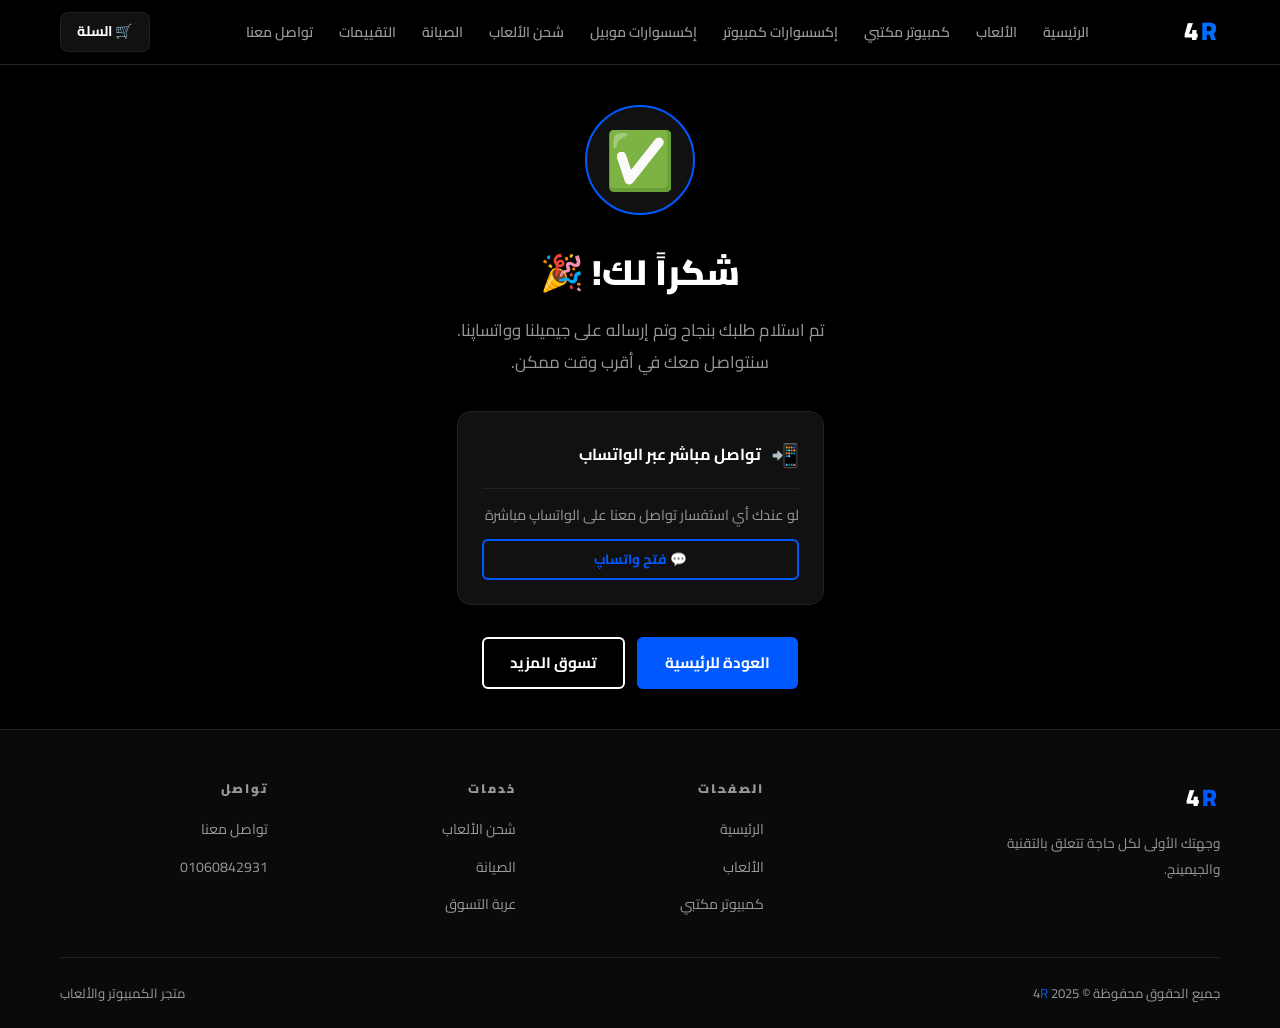
<file: thanks.html>
<!DOCTYPE html>
<html lang="ar" dir="rtl">
<head>
  <meta charset="UTF-8" />
  <meta name="viewport" content="width=device-width, initial-scale=1.0" />
  <title>4R | تم الإرسال</title>
  <link href="https://fonts.googleapis.com/css2?family=Cairo:wght@400;600;700;900&display=swap" rel="stylesheet" />
  <link rel="stylesheet" href="css/style.css" />
</head>
<body>

<nav class="navbar">
  <div class="container nav-inner">
    <a href="index.html" class="logo">4<span class="x">R</span></a>
    <ul class="nav-links">
      <li><a href="index.html">الرئيسية</a></li>
      <li><a href="games.html">الألعاب</a></li>
      <li><a href="desktops.html">كمبيوتر مكتبي</a></li>
      <li><a href="accessories.html" >إكسسوارات كمبيوتر</a></li>
      <li><a href="mobile.html" >إكسسوارات موبيل</a></li>
      <li><a href="game-topup.html">شحن الألعاب</a></li>
      <li><a href="services.html">الصيانة</a></li>
      <li><a href="reviews.html">التقييمات</a></li>
      <li><a href="contact.html">تواصل معنا</a></li>
    </ul>
    <div class="nav-right">
      <a href="cart.html" class="nav-cart">🛒 السلة<span class="cart-badge">0</span></a>
      <button class="hamburger-btn" id="hamburgerBtn" aria-label="فتح القائمة">
        <span></span><span></span><span></span>
      </button>
    </div>
  </div>
</nav>

<div class="mobile-menu" id="mobileMenu">
  <ul>
    <li><a href="index.html">الرئيسية</a></li>
    <li><a href="games.html">الألعاب</a></li>
    <li><a href="desktops.html">كمبيوتر مكتبي</a></li>
    <li><a href="accessories.html" >إكسسوارات كمبيوتر</a></li>
      <li><a href="mobile.html" >إكسسوارات موبيل</a></li>
    <li><a href="game-topup.html">شحن الألعاب</a></li>
    <li><a href="services.html">الصيانة</a></li>
    <li><a href="reviews.html">التقييمات</a></li>
    <li><a href="contact.html">تواصل معنا</a></li>
    <li><a href="cart.html">🛒 السلة</a></li>
  </ul>
  <div class="mobile-menu-footer">
    <a href="https://wa.me/201060842931" target="_blank" rel="noreferrer">💬 واتساب: 01060842931</a>
  </div>
</div>

<main>
  <div style="min-height:70vh;display:flex;align-items:center;justify-content:center;padding:40px 20px">
    <div style="text-align:center;max-width:500px">


      <div style="width:110px;height:110px;background:var(--card);border:2px solid var(--red);border-radius:50%;display:flex;align-items:center;justify-content:center;margin:0 auto 28px;font-size:3.5rem">
        ✅
      </div>

      <h1 style="font-size:2.2rem;font-weight:900;margin-bottom:12px">
        شكراً لك! 🎉
      </h1>
      <p style="color:var(--gray);font-size:1.05rem;line-height:1.9;margin-bottom:32px">
        تم استلام طلبك بنجاح وتم إرساله على جيميلنا وواتساپنا.<br/>
        سنتواصل معك في أقرب وقت ممكن.
      </p>


      <div style="background:var(--card);border:1px solid var(--border);border-radius:14px;padding:24px;margin-bottom:32px;text-align:right">
        <div style="display:flex;align-items:center;gap:10px;margin-bottom:14px;padding-bottom:14px;border-bottom:1px solid var(--border)">
          <span style="font-size:1.4rem">📲</span>
          <span style="font-weight:700">تواصل مباشر عبر الواتساب</span>
        </div>
        <p style="color:var(--gray);font-size:.9rem;margin-bottom:12px">لو عندك أي استفسار تواصل معنا على الواتساپ مباشرة</p>
        <a href="https://wa.me/201060842931" target="_blank" class="btn btn-ghost btn-sm" style="width:100%;justify-content:center">
          💬 فتح واتساپ
        </a>
      </div>

      <div style="display:flex;gap:12px;justify-content:center;flex-wrap:wrap">
        <a href="index.html" class="btn btn-red">العودة للرئيسية</a>
        <a href="games.html" class="btn btn-outline">تسوق المزيد</a>
      </div>

    </div>
  </div>
</main>

<footer>
  <div class="container">
    <div class="footer-grid">
      <div><div class="footer-logo">4<span class="x">R</span></div><p class="footer-desc">وجهتك الأولى لكل حاجة تتعلق بالتقنية والجيمينج.</p></div>
      <div><div class="footer-heading">الصفحات</div><ul class="footer-links"><li><a href="index.html">الرئيسية</a></li><li><a href="games.html">الألعاب</a></li><li><a href="desktops.html">كمبيوتر مكتبي</a></li></ul></div>
      <div><div class="footer-heading">خدمات</div><ul class="footer-links"><li><a href="game-topup.html">شحن الألعاب</a></li><li><a href="services.html">الصيانة</a></li><li><a href="cart.html">عربة التسوق</a></li></ul></div>
      <div><div class="footer-heading">تواصل</div><ul class="footer-links"><li><a href="contact.html">تواصل معنا</a></li><li><a href="tel:01060842931">01060842931</a></li></ul></div>
    </div>
    <div class="footer-bottom"><span>جميع الحقوق محفوظة &copy; 2025 4<span class="x">R</span></span><span>متجر الكمبيوتر والألعاب</span></div>
  </div>
</footer>

<script src="js/cart.js"></script>
<script src="js/ratings.js"></script>
</body>
</html>
</file>
<file: css/style.css>
/* =====================================================
   TechnoX — Shared Stylesheet
===================================================== */

*, *::before, *::after { box-sizing: border-box; margin: 0; padding: 0; }

:root {
  --black:     #000000;
  --dark:      #0a0a0a;
  --card:      #111111;
  --card2:     #161616;
  --border:    #222222;
  --white:     #ffffff;
  --gray:      #999999;
  --light:     #cccccc;
  --red:       #0059ff;
  --red-dark:  #0e0f0f;
  --red-hover: #1a98ff;
}

html { scroll-behavior: smooth; }

body {
  background: var(--black);
  color: var(--white);
  font-family: 'Cairo', sans-serif;
  font-size: 16px;
  line-height: 1.7;
  min-height: 100vh;
  display: flex;
  flex-direction: column;
}

a { color: inherit; text-decoration: none; transition: color .2s; }
ul { list-style: none; }
img { max-width: 100%; display: block; }
main { flex: 1; }

/* ── Layout ── */
.container   { max-width: 1200px; margin: 0 auto; padding: 0 20px; }
.section     { padding: 70px 0; border-bottom: 1px solid var(--border); }
.section-title { font-size: 2rem; font-weight: 900; margin-bottom: 8px; }
.section-sub   { color: var(--gray); font-size: .95rem; margin-bottom: 40px; }
.red  { color: var(--red); }
.gray { color: var(--gray); }

/* ── Buttons ── */
.btn {
  display: inline-flex; align-items: center; gap: 8px;
  padding: 11px 26px; border-radius: 6px;
  font-family: 'Cairo', sans-serif; font-size: .95rem; font-weight: 700;
  cursor: pointer; border: 2px solid transparent; transition: all .2s;
}
.btn-red     { background: var(--red); color: var(--white); }
.btn-red:hover { background: var(--red-hover); }
.btn-outline { background: transparent; color: var(--white); border-color: var(--white); }
.btn-outline:hover { background: var(--white); color: var(--black); }
.btn-ghost   { background: transparent; color: var(--red); border-color: var(--red); }
.btn-ghost:hover { background: var(--red-dark); }
.btn-sm      { padding: 7px 16px; font-size: .85rem; }
.btn-block   { width: 100%; justify-content: center; }

/* ══════════════════════════════
   NAVBAR
══════════════════════════════ */
.navbar {
  position: sticky; top: 0; z-index: 200;
  background: rgba(0,0,0,.97);
  border-bottom: 1px solid var(--border);
  backdrop-filter: blur(12px);
}
.nav-inner {
  display: flex; align-items: center;
  justify-content: space-between; height: 64px;
}
.logo { font-size: 1.6rem; font-weight: 900; letter-spacing: 3px; text-transform: uppercase; }
.logo .x { color:rgb(0, 110, 255) }

.nav-links { display: flex; gap: 2px; }
.nav-links a {
  color: var(--gray); font-weight: 600; font-size: .88rem;
  padding: 6px 12px; border-radius: 6px; transition: all .2s; white-space: nowrap;
}
.nav-links a:hover { color: var(--white); background: var(--card); }
.nav-links a.active { color: var(--red); background: var(--card); }

/* Cart icon */
.nav-cart {
  position: relative; display: flex; align-items: center; gap: 6px;
  background: var(--card); border: 1px solid var(--border);
  color: var(--white); padding: 7px 16px; border-radius: 8px;
  font-family: 'Cairo', sans-serif; font-weight: 700; font-size: .88rem;
  cursor: pointer; transition: border-color .2s; flex-shrink: 0;
}
.nav-cart:hover { border-color: var(--red); color: var(--red); }
.cart-badge {
  position: absolute; top: -8px; left: -8px;
  background: var(--red); color: var(--white);
  font-size: .65rem; font-weight: 900;
  width: 20px; height: 20px; border-radius: 50%;
  display: none; align-items: center; justify-content: center;
}
.nav-right { display: flex; align-items: center; gap: 10px; }

/* ══════════════════════════════
   HERO (index only)
══════════════════════════════ */
.hero {
  padding: 80px 0 60px;
  border-bottom: 1px solid var(--border);
  position: relative; overflow: hidden;
}
.hero::before {
  content: '';
  position: absolute; inset: 0;
  background: radial-gradient(ellipse 60% 80% at 80% 50%, rgba(224,0,0,.08) 0%, transparent 65%);
  pointer-events: none;
}
.hero-inner {
  display: flex; align-items: center;
  gap: 48px; position: relative;
}
.hero-content { flex: 1; min-width: 0; }
.hero-visual {
  flex: 0 0 440px; max-width: 440px;
  border-radius: 16px; overflow: hidden;
  border: 1px solid var(--border);
  box-shadow: 0 0 60px rgba(224,0,0,.15);
  position: relative;
}
.hero-visual img {
  width: 100%; height: 280px;
  object-fit: cover; display: block;
}
.hero-visual::after {
  content: '';
  position: absolute; inset: 0;
  background: linear-gradient(135deg, rgba(224,0,0,.1) 0%, transparent 60%);
  pointer-events: none;
}
@media(max-width:900px){
  .hero-inner { flex-direction: column; }
  .hero-visual { flex: none; max-width: 100%; width: 100%; }
}
.hero-badge {
  display: inline-flex; align-items: center; gap: 8px;
  background: var(--red-dark); border: 1px solid var(--red);
  color: var(--red); font-size: .82rem; font-weight: 800;
  padding: 5px 14px; border-radius: 50px; margin-bottom: 24px;
}
.hero-title {
  font-size: 3.4rem; font-weight: 900; line-height: 1.15;
  margin-bottom: 20px; letter-spacing: -1px;
}
.hero-desc {
  color: var(--light); font-size: 1.05rem;
  margin-bottom: 32px; max-width: 500px;
}
.hero-btns { display: flex; flex-wrap: wrap; gap: 12px; }
.hero-stats {
  display: flex; flex-wrap: wrap;
  margin-top: 52px; padding-top: 36px;
  border-top: 1px solid var(--border);
}
.stat { padding-left: 36px; margin-left: 36px; border-left: 1px solid var(--border); }
.stat:first-child { padding-left: 0; margin-left: 0; border-left: none; }
.stat-num   { font-size: 2.2rem; font-weight: 900; color: var(--red); line-height: 1; }
.stat-label { font-size: .78rem; color: var(--gray); margin-top: 4px; }

/* ══════════════════════════════
   PAGE HEADER (inner pages)
══════════════════════════════ */
.page-header {
  padding: 44px 0 36px;
  border-bottom: 1px solid var(--border);
  background: var(--dark);
}
.breadcrumb { display: flex; align-items: center; gap: 8px; font-size: .83rem; color: var(--gray); margin-bottom: 10px; }
.breadcrumb a:hover { color: var(--white); }
.breadcrumb .sep { color: #444; }
.page-title { font-size: 2.2rem; font-weight: 900; }
.page-header-row { display: flex; align-items: flex-end; justify-content: space-between; flex-wrap: wrap; gap: 12px; }

/* ══════════════════════════════
   CATEGORIES GRID (index)
══════════════════════════════ */
.cat-grid {
  display: grid;
  grid-template-columns: repeat(3, 1fr);
  gap: 16px;
}
.cat-card {
  background: var(--card); border: 1px solid var(--border);
  border-radius: 12px; padding: 24px 12px; text-align: center;
  display: flex; flex-direction: column; align-items: center; gap: 10px;
  transition: border-color .2s, transform .2s, background .2s;
}
.cat-card:hover { border-color: var(--red); transform: translateY(-3px); background: var(--card2); }
.cat-icon  { font-size: 2.2rem; }
.cat-name  { font-weight: 800; font-size: .9rem; }
.cat-count { font-size: .75rem; color: var(--gray); }

/* ══════════════════════════════
   PRODUCTS GRID
══════════════════════════════ */
.products-grid {
  display: grid;
  grid-template-columns: repeat(auto-fill, minmax(240px, 1fr));
  gap: 20px;
}
.product-card {
  background: var(--card); border: 1px solid var(--border);
  border-radius: 12px; overflow: hidden;
  display: flex; flex-direction: column;
  transition: border-color .2s, transform .2s;
}
.product-card:hover { border-color: #444; transform: translateY(-3px); }
.product-thumb {
  width: 100%; height: 180px;
  background: #131313; overflow: hidden;
  border-radius: 12px 12px 0 0;
}
.product-thumb img {
  width: 100%; height: 100%;
  object-fit: cover; display: block;
  transition: transform .35s ease;
}
.product-card:hover .product-thumb img { transform: scale(1.07); }
.product-body  { padding: 16px; display: flex; flex-direction: column; flex: 1; gap: 6px; }
.product-brand { font-size: .72rem; color: var(--gray); text-transform: uppercase; letter-spacing: 1px; }
.product-name  { font-weight: 800; font-size: .95rem; line-height: 1.4; }
.product-specs { font-size: .8rem; color: var(--gray); line-height: 1.6; flex: 1; }
.product-footer {
  display: flex; align-items: center; justify-content: space-between;
  margin-top: 12px; padding-top: 12px; border-top: 1px solid var(--border);
  gap: 8px;
}
.product-price { font-size: 1.1rem; font-weight: 900; }
.product-old   { font-size: .75rem; color: var(--gray); text-decoration: line-through; }
.badge { display: inline-block; font-size: .7rem; font-weight: 700; padding: 3px 10px; border-radius: 50px; }
.badge-in  { background:#0a2a0a; color:#4caf50; border:1px solid #1a4a1a; }
.badge-out { background:#2a0a0a; color:#f44336; border:1px solid #4a1a1a; }
.btn-add {
  background: var(--red); color: var(--white); border: none;
  padding: 8px 14px; border-radius: 6px;
  font-family: 'Cairo', sans-serif; font-weight: 700; font-size: .82rem;
  cursor: pointer; white-space: nowrap; transition: background .2s; flex-shrink: 0;
}
.btn-add:hover { background: var(--red-hover); }

/* ══════════════════════════════
   GAME TOP-UP
══════════════════════════════ */
.topup-grid { display: grid; grid-template-columns: repeat(auto-fill, minmax(230px, 1fr)); gap: 20px; }
.topup-card {
  background: var(--card); border: 1px solid var(--border);
  border-radius: 12px; padding: 26px 20px;
  display: flex; flex-direction: column; gap: 14px;
  transition: border-color .2s, transform .2s;
}
.topup-card:hover { border-color: var(--red); transform: translateY(-3px); }
.topup-logo { font-size: 2.6rem; line-height: 1; }
.topup-name { font-size: 1.1rem; font-weight: 900; }
.topup-desc { font-size: .83rem; color: var(--gray); flex: 1; }
.topup-chips { display: flex; flex-wrap: wrap; gap: 8px; }
.chip {
  background: #1a1a1a; border: 1px solid var(--border);
  border-radius: 6px; padding: 4px 12px;
  font-size: .8rem; font-weight: 700; cursor: pointer;
  transition: all .2s;
}
.chip:hover { border-color: var(--red); background: var(--red-dark); color: var(--red); }

/* ══════════════════════════════
   SERVICES
══════════════════════════════ */
.services-grid { display: grid; grid-template-columns: repeat(auto-fill, minmax(280px, 1fr)); gap: 20px; }
.service-card {
  background: var(--card); border: 1px solid var(--border);
  border-radius: 12px; padding: 28px;
  transition: border-color .2s, transform .2s;
}
.service-card:hover { border-color: #444; transform: translateY(-2px); }
.service-icon  { font-size: 2.2rem; margin-bottom: 16px; }
.service-name  { font-size: 1.1rem; font-weight: 900; margin-bottom: 8px; }
.service-desc  { font-size: .85rem; color: var(--gray); margin-bottom: 18px; line-height: 1.7; }
.service-meta  { display: flex; align-items: center; justify-content: space-between; }
.service-price { font-weight: 800; }
.service-dur   {
  background: #1a1a1a; border: 1px solid var(--border);
  color: var(--gray); font-size: .75rem; padding: 3px 10px; border-radius: 4px;
}

/* ══════════════════════════════
   CART PAGE
══════════════════════════════ */
.cart-layout { display: grid; grid-template-columns: 1fr 340px; gap: 28px; align-items: start; }
@media(max-width:900px) { .cart-layout { grid-template-columns: 1fr; } }

.cart-items { display: flex; flex-direction: column; gap: 12px; }
.cart-item {
  background: var(--card); border: 1px solid var(--border);
  border-radius: 12px; padding: 18px 20px;
  display: flex; align-items: center; gap: 16px;
}
.cart-item-emoji { font-size: 2.8rem; flex-shrink: 0; width: 60px; text-align: center; }
.cart-item-info  { flex: 1; min-width: 0; }
.cart-item-name  { font-weight: 800; font-size: .95rem; margin-bottom: 4px; }
.cart-item-price { color: var(--gray); font-size: .85rem; }
.cart-item-ctrl  { display: flex; align-items: center; gap: 8px; flex-shrink: 0; }
.qty-btn {
  background: #1a1a1a; border: 1px solid var(--border);
  color: var(--white); width: 32px; height: 32px;
  border-radius: 6px; font-size: 1rem; font-weight: 700;
  cursor: pointer; display: flex; align-items: center; justify-content: center;
  transition: border-color .2s;
}
.qty-btn:hover { border-color: var(--red); }
.qty-num { font-weight: 800; min-width: 24px; text-align: center; }
.cart-item-total { font-weight: 900; font-size: 1rem; flex-shrink: 0; min-width: 70px; text-align: left; }
.btn-remove {
  background: none; border: none; color: var(--gray);
  cursor: pointer; font-size: 1.2rem; padding: 4px; transition: color .2s;
}
.btn-remove:hover { color: var(--red); }

.cart-empty {
  text-align: center; padding: 80px 20px;
  color: var(--gray);
}
.cart-empty .empty-icon { font-size: 5rem; margin-bottom: 20px; }
.cart-empty h2 { font-size: 1.5rem; font-weight: 800; color: var(--white); margin-bottom: 10px; }

.cart-summary {
  background: var(--card); border: 1px solid var(--border);
  border-radius: 14px; padding: 28px; position: sticky; top: 80px;
}
.summary-title { font-size: 1.2rem; font-weight: 900; margin-bottom: 20px; padding-bottom: 16px; border-bottom: 1px solid var(--border); }
.summary-row { display: flex; justify-content: space-between; margin-bottom: 12px; font-size: .9rem; }
.summary-row.total { font-weight: 900; font-size: 1.1rem; padding-top: 14px; border-top: 1px solid var(--border); margin-top: 14px; }
.summary-row.total .val { color: var(--red); }

/* Checkout form inside cart */
.checkout-divider { margin: 24px 0; border: none; border-top: 1px solid var(--border); }

/* ══════════════════════════════
   FORM
══════════════════════════════ */
.form-box {
  background: var(--card); border: 1px solid var(--border);
  border-radius: 14px; padding: 36px;
  max-width: 680px; margin: 0 auto;
}
.form-box h3 { font-size: 1.4rem; font-weight: 900; margin-bottom: 26px; }
.form-row   { display: grid; grid-template-columns: 1fr 1fr; gap: 16px; }
.form-group { display: flex; flex-direction: column; gap: 7px; margin-bottom: 18px; }
.form-group label { font-size: .88rem; font-weight: 700; color: var(--light); }
.form-group input,
.form-group select,
.form-group textarea {
  background: var(--black); border: 1px solid var(--border);
  border-radius: 7px; color: var(--white);
  padding: 11px 14px; font-family: 'Cairo', sans-serif; font-size: .9rem;
  outline: none; width: 100%; transition: border-color .2s;
}
.form-group input:focus,
.form-group select:focus,
.form-group textarea:focus { border-color: var(--red); }
.form-group select option { background: var(--black); }
.form-group textarea { resize: vertical; min-height: 100px; }
.form-submit {
  width: 100%; background: var(--red); color: var(--white); border: none;
  border-radius: 8px; padding: 14px;
  font-family: 'Cairo', sans-serif; font-size: 1rem; font-weight: 800;
  cursor: pointer; transition: background .2s; margin-top: 4px;
}
.form-submit:hover { background: var(--red-hover); }

/* ══════════════════════════════
   CONTACT
══════════════════════════════ */
.contact-grid { display: grid; grid-template-columns: repeat(auto-fit, minmax(240px, 1fr)); gap: 20px; }
.contact-card {
  background: var(--card); border: 1px solid var(--border);
  border-radius: 12px; padding: 26px;
  display: flex; align-items: flex-start; gap: 16px;
  transition: border-color .2s;
}
.contact-card:hover { border-color: var(--red); }
.contact-icon  { font-size: 1.8rem; flex-shrink: 0; }
.contact-label { font-size: .72rem; color: var(--gray); margin-bottom: 5px; text-transform: uppercase; letter-spacing: 1px; }
.contact-value { font-weight: 700; font-size: 1rem; }
.social-row    { display: flex; flex-wrap: wrap; gap: 12px; margin-top: 32px; }
.social-btn {
  display: inline-flex; align-items: center; gap: 8px;
  background: var(--card); border: 1px solid var(--border);
  color: var(--white); padding: 10px 22px; border-radius: 8px;
  font-family: 'Cairo', sans-serif; font-weight: 700; font-size: .9rem;
  cursor: pointer; transition: border-color .2s, color .2s;
}
.social-btn:hover { border-color: var(--red); color: var(--red); }

/* ══════════════════════════════
   PROMO BANNERS
══════════════════════════════ */
.banners { display: grid; grid-template-columns: 1fr 1fr; gap: 20px; }
.banner {
  border-radius: 14px; padding: 36px 30px;
  border: 1px solid var(--border); background: var(--card);
  transition: border-color .2s;
}
.banner:hover { border-color: var(--red); }
.banner-icon  { font-size: 2.6rem; margin-bottom: 16px; }
.banner-title { font-size: 1.2rem; font-weight: 900; margin-bottom: 8px; }
.banner-desc  { font-size: .85rem; color: var(--gray); margin-bottom: 20px; line-height: 1.7; }
.banner-link  { color: var(--red); font-weight: 700; font-size: .9rem; }
.banner-link:hover { text-decoration: underline; }

/* ══════════════════════════════
   TOAST NOTIFICATION
══════════════════════════════ */
.toast {
  position: fixed; bottom: 28px; left: 50%; transform: translateX(-50%) translateY(30px);
  background: var(--card); border: 1px solid var(--border);
  color: var(--white); padding: 12px 24px; border-radius: 10px;
  font-family: 'Cairo', sans-serif; font-weight: 700; font-size: .9rem;
  opacity: 0; transition: all .3s; z-index: 9999; white-space: nowrap;
  box-shadow: 0 8px 32px rgba(0,0,0,.6);
}
.toast.show { opacity: 1; transform: translateX(-50%) translateY(0); }

/* ══════════════════════════════
   FOOTER
══════════════════════════════ */
footer {
  background: var(--dark); border-top: 1px solid var(--border);
  padding: 48px 0 24px; margin-top: auto;
}
.footer-grid {
  display: grid; grid-template-columns: 2fr 1fr 1fr 1fr;
  gap: 40px; margin-bottom: 40px;
}
.footer-logo  { font-size: 1.5rem; font-weight: 900; letter-spacing: 3px; margin-bottom: 12px; }
.footer-logo .x { color: var(--red); }
.footer-desc  { font-size: .85rem; color: var(--gray); line-height: 1.9; max-width: 260px; }
.footer-heading { font-size: .78rem; font-weight: 900; text-transform: uppercase; letter-spacing: 2px; color: var(--gray); margin-bottom: 16px; }
.footer-links { display: flex; flex-direction: column; gap: 10px; }
.footer-links a { font-size: .88rem; color: var(--gray); }
.footer-links a:hover { color: var(--white); }
.footer-bottom {
  display: flex; align-items: center; justify-content: space-between;
  padding-top: 24px; border-top: 1px solid var(--border);
  font-size: .82rem; color: var(--gray); flex-wrap: wrap; gap: 8px;
}
.footer-bottom .x { color: var(--red); }

/* ══════════════════════════════
   RESPONSIVE
══════════════════════════════ */
@media(max-width:1024px) { .footer-grid { grid-template-columns: 1fr 1fr; } }
@media(max-width:768px) {
  .hero-title { font-size: 2.2rem; }
  .nav-links  { display: none; }
  .footer-grid { grid-template-columns: 1fr; }
  .form-row   { grid-template-columns: 1fr; }
  .banners    { grid-template-columns: 1fr; }
  .cat-grid   { grid-template-columns: repeat(2, 1fr); }
  .stat { padding-left: 20px; margin-left: 20px; }
}
@media(max-width:480px) {
  .hero-title { font-size: 1.8rem; }
  .section-title { font-size: 1.5rem; }
  .cat-grid { grid-template-columns: repeat(2, 1fr); }
}

/* ══════════════════════════════
   HAMBURGER BUTTON
══════════════════════════════ */
.hamburger-btn {
  display: none;
  flex-direction: column;
  gap: 5px;
  align-items: center;
  justify-content: center;
  width: 44px;
  height: 44px;
  background: var(--card);
  border: 1px solid var(--border);
  border-radius: 8px;
  cursor: pointer;
  flex-shrink: 0;
  padding: 0;
}
.hamburger-btn span {
  display: block;
  width: 22px;
  height: 2px;
  background: var(--white);
  border-radius: 2px;
  transition: all .25s;
}
.hamburger-btn.open span:nth-child(1) { transform: translateY(7px) rotate(45deg); background: var(--red); }
.hamburger-btn.open span:nth-child(2) { opacity: 0; }
.hamburger-btn.open span:nth-child(3) { transform: translateY(-7px) rotate(-45deg); background: var(--red); }

/* ══════════════════════════════
   MOBILE MENU OVERLAY
══════════════════════════════ */
.mobile-menu {
  display: none;
  position: fixed;
  top: 64px; left: 0; right: 0; bottom: 0;
  background: rgba(0,0,0,.97);
  backdrop-filter: blur(8px);
  z-index: 199;
  flex-direction: column;
  padding: 20px;
  overflow-y: auto;
}
.mobile-menu.open {
  display: flex;
  animation: mmSlideDown .2s ease-out;
}
@keyframes mmSlideDown {
  from { opacity: 0; transform: translateY(-8px); }
  to   { opacity: 1; transform: translateY(0); }
}
.mobile-menu > ul { display: flex; flex-direction: column; gap: 4px; }
.mobile-menu > ul li a {
  display: flex; align-items: center;
  padding: 14px 16px; border-radius: 10px;
  font-weight: 700; font-size: 1.05rem;
  color: var(--white); border-right: 3px solid transparent;
  transition: all .15s;
}
.mobile-menu > ul li a:hover,
.mobile-menu > ul li a.active {
  color: var(--red); background: var(--card); border-right-color: var(--red);
}
.mobile-menu-footer {
  margin-top: auto; padding-top: 24px; border-top: 1px solid var(--border);
}
.mobile-menu-footer a {
  display: flex; align-items: center; gap: 10px;
  background: #1a3a1a; border: 1px solid #2a5a2a;
  border-radius: 8px; padding: 12px 16px;
  color: #4caf50; font-weight: 700; font-size: .9rem;
}

/* ══════════════════════════════
   MOBILE NAV OVERRIDES
══════════════════════════════ */
@media(max-width:900px){
  .nav-links     { display: none !important; }
  .hamburger-btn { display: flex !important; }
  .nav-cart      { display: none !important; }
}

/* ══════════════════════════════
   CART PAGE — MOBILE FIXES
══════════════════════════════ */
@media(max-width:640px){
  .cart-item {
    flex-wrap: wrap;
    gap: 10px;
    padding: 14px 12px;
  }
  .cart-item-emoji { font-size: 2rem; width: 44px; }
  .cart-item-info  { flex: 1; min-width: 0; }
  .cart-item-name  { font-size: .88rem; }
  .cart-item-ctrl  { order: 3; }
  .cart-item-total { order: 4; min-width: auto; font-size: .95rem; text-align: right; }
  .btn-remove      { order: 5; }
  .cart-summary    { position: static !important; }
}

/* ══════════════════════════════
   REVIEWS PAGE — MOBILE FIXES
══════════════════════════════ */
.reviews-layout { display: grid; grid-template-columns: 1fr 380px; gap: 40px; align-items: start; }
@media(max-width:900px){
  .reviews-layout        { grid-template-columns: 1fr !important; }
  .reviews-form-sticky   { position: static !important; margin-top: 32px; }
}
</file>
